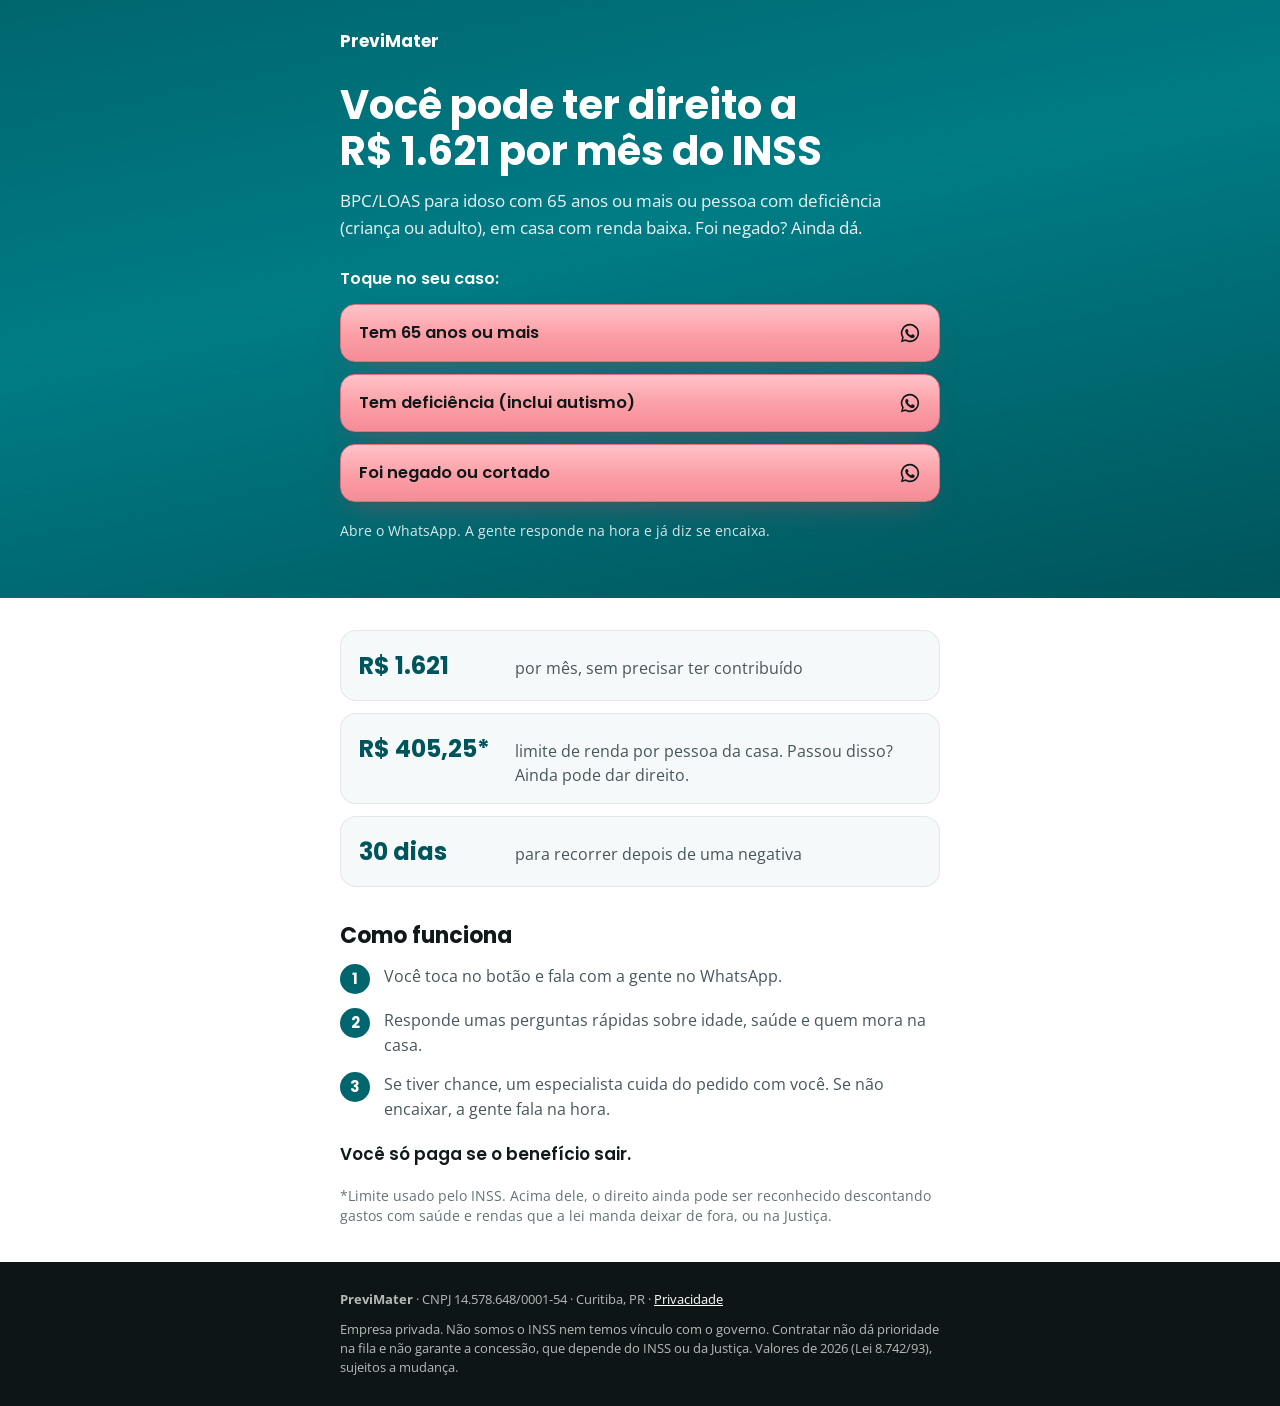
<file: bpc-loas.html>
<!doctype html>
<html lang="pt-BR">
<head>
<meta charset="utf-8">
<meta name="viewport" content="width=device-width,initial-scale=1,viewport-fit=cover">
<title>BPC/LOAS: veja se tem direito a R$ 1.621 por mês | PreviMater</title>
<meta name="description" content="Idoso com 65 anos ou mais ou pessoa com deficiência, em casa de renda baixa, pode ter direito ao BPC/LOAS. Foi negado? Ainda dá. Fale com a gente no WhatsApp.">
<link rel="canonical" href="https://previmater.com.br/bpc-loas">
<meta property="og:type" content="website">
<meta property="og:title" content="BPC/LOAS: veja se tem direito a R$ 1.621 por mês">
<meta property="og:description" content="Idoso 65+ ou pessoa com deficiência. Foi negado? Ainda dá. Fale no WhatsApp.">
<meta property="og:url" content="https://previmater.com.br/bpc-loas">
<link rel="icon" href="/favicon-32.png">
<link rel="preconnect" href="https://fonts.googleapis.com">
<link rel="preconnect" href="https://fonts.gstatic.com" crossorigin>
<link rel="stylesheet" href="https://fonts.googleapis.com/css2?family=Poppins:wght@600;700&family=Open+Sans:wght@400;600&display=swap">
<style>
:root{
  --teal:#00666E;--teal-dark:#00545B;--ink:#101819;--body:#47565A;--muted:#647275;
  --card:#F6F9F9;--white:#fff;
  --grad:linear-gradient(168deg,#00666E 0%,#007C85 42%,#00545B 100%);
  --cta:linear-gradient(#FEC3C8 0%,#FC9FA7 52%,#F58C97 100%);
  --cta-border:#E4707E;
  --cta-shadow:rgba(142,36,55,.16) 0 1px 2px,rgba(196,72,90,.5) 0 14px 30px -14px;
  --head:"Poppins","Segoe UI",Roboto,Arial,sans-serif;
  --text:"Open Sans","Segoe UI",Roboto,Arial,sans-serif;
}
*,*::before,*::after{box-sizing:border-box}
html{-webkit-text-size-adjust:100%}
body{margin:0;background:var(--white);color:var(--body);font:17px/1.55 var(--text);padding-bottom:88px}
h1,h2{font-family:var(--head);color:var(--ink);line-height:1.15;margin:0}
p{margin:0}
a{color:inherit}
:focus-visible{outline:3px solid var(--teal);outline-offset:3px}
.wrap{max-width:560px;margin:0 auto;padding:0 20px}

/* topo */
.hero{background:var(--grad);color:rgba(255,255,255,.92);padding:20px 0 40px}
.hero :focus-visible{outline-color:#fff}
.marca{font-family:var(--head);font-weight:700;font-size:17px;color:#fff;text-decoration:none;display:inline-block;margin-bottom:28px}
.hero h1{color:#fff;font-size:30px;margin-bottom:14px}
.hero h1 b{white-space:nowrap}
.hero .sub{font-size:17px;margin-bottom:26px}

/* botões */
.q{font-family:var(--head);font-weight:600;font-size:16px;color:#fff;margin-bottom:12px}
.btns{display:grid;gap:12px}
.btn{display:flex;align-items:center;justify-content:space-between;gap:12px;width:100%;
  background:var(--cta);border:1px solid var(--cta-border);border-radius:15px;box-shadow:var(--cta-shadow);
  color:var(--ink);text-decoration:none;font-family:var(--head);font-weight:600;font-size:16.5px;line-height:1.3;
  padding:17px 18px;transition:transform .15s ease}
.btn:hover{transform:translateY(-1px)}
.btn svg{width:22px;height:22px;flex:none}
.aviso{font-size:14px;color:rgba(255,255,255,.85);margin-top:18px}

/* números */
.nums{display:grid;gap:12px;padding:32px 0}
.num{background:var(--card);border:1px solid rgba(16,24,25,.08);border-radius:16px;padding:16px 18px;display:flex;gap:16px;align-items:baseline}
.num strong{font-family:var(--head);font-weight:700;font-size:24px;color:var(--teal-dark);white-space:nowrap;min-width:140px}
.num span{font-size:15.5px}

/* como funciona */
.como{padding:4px 0 36px}
.como h2{font-size:22px;margin-bottom:16px}
.passos{list-style:none;margin:0;padding:0;display:grid;gap:14px;counter-reset:p}
.passos li{counter-increment:p;display:flex;gap:14px;align-items:flex-start;font-size:16px}
.passos li::before{content:counter(p);flex:none;width:30px;height:30px;border-radius:50%;background:var(--teal);color:#fff;
  font:700 15px/30px var(--head);text-align:center}
.nota{margin-top:18px;font-size:13.5px;color:var(--muted);line-height:1.5}
.paga{margin-top:20px;font-family:var(--head);font-weight:600;color:var(--ink);font-size:17px}

/* rodapé */
.foot{background:#0D1516;color:rgba(255,255,255,.7);font-size:12.5px;line-height:1.55;padding:28px 0}
.foot p+p{margin-top:10px}
.foot a{color:#fff}

/* botão fixo no celular */
.fixo{position:fixed;left:0;right:0;bottom:0;padding:12px 16px calc(12px + env(safe-area-inset-bottom,0px));
  background:rgba(255,255,255,.96);border-top:1px solid rgba(16,24,25,.08);backdrop-filter:blur(6px);-webkit-backdrop-filter:blur(6px);z-index:10}
.fixo .btn{max-width:560px;margin:0 auto;justify-content:center}
.fixo{transform:translateY(110%);transition:transform .2s ease}
.fixo.on{transform:none}

@media (max-width:440px){.num{flex-direction:column;gap:2px}.num strong{min-width:0}}
@media (min-width:720px){
  body{padding-bottom:0}
  .fixo{display:none}
  .hero{padding:28px 0 56px}
  .hero h1{font-size:40px}
  .wrap{max-width:640px}
}
@media (prefers-reduced-motion:reduce){.btn{transition:none}}
</style>
<!-- Google Tag Manager -->
<script>(function(w,d,s,l,i){w[l]=w[l]||[];w[l].push({'gtm.start':
new Date().getTime(),event:'gtm.js'});var f=d.getElementsByTagName(s)[0],
j=d.createElement(s),dl=l!='dataLayer'?'&l='+l:'';j.async=true;j.src=
'https://www.googletagmanager.com/gtm.js?id='+i+dl;f.parentNode.insertBefore(j,f);
})(window,document,'script','dataLayer','GTM-W27ZXLDJ');</script>
<!-- End Google Tag Manager -->
</head>
<body>
<!-- Google Tag Manager (noscript) -->
<noscript><iframe src="https://www.googletagmanager.com/ns.html?id=GTM-W27ZXLDJ"
height="0" width="0" style="display:none;visibility:hidden"></iframe></noscript>
<!-- End Google Tag Manager (noscript) -->

<header class="hero">
  <div class="wrap">
    <a class="marca" href="/">PreviMater</a>
    <h1>Você pode ter direito a <b>R$ 1.621</b> por mês do INSS</h1>
    <p class="sub">BPC/LOAS para idoso com 65 anos ou mais ou pessoa com deficiência (criança ou adulto), em casa com renda baixa. Foi negado? Ainda dá.</p>

    <p class="q" id="q">Toque no seu caso:</p>
    <div class="btns" role="group" aria-labelledby="q">
      <a class="btn" data-caso="I" href="#">Tem 65 anos ou mais <svg viewBox="0 0 24 24" aria-hidden="true"><use href="#zap"/></svg></a>
      <a class="btn" data-caso="D" href="#">Tem deficiência (inclui autismo) <svg viewBox="0 0 24 24" aria-hidden="true"><use href="#zap"/></svg></a>
      <a class="btn" data-caso="N" href="#">Foi negado ou cortado <svg viewBox="0 0 24 24" aria-hidden="true"><use href="#zap"/></svg></a>
    </div>
    <p class="aviso">Abre o WhatsApp. A gente responde na hora e já diz se encaixa.</p>
  </div>
</header>

<main class="wrap">
  <div class="nums">
    <div class="num"><strong>R$ 1.621</strong><span>por mês, sem precisar ter contribuído</span></div>
    <div class="num"><strong>R$ 405,25*</strong><span>limite de renda por pessoa da casa. Passou disso? Ainda pode dar direito.</span></div>
    <div class="num"><strong>30 dias</strong><span>para recorrer depois de uma negativa</span></div>
  </div>

  <section class="como" aria-labelledby="h-como">
    <h2 id="h-como">Como funciona</h2>
    <ol class="passos">
      <li>Você toca no botão e fala com a gente no WhatsApp.</li>
      <li>Responde umas perguntas rápidas sobre idade, saúde e quem mora na casa.</li>
      <li>Se tiver chance, um especialista cuida do pedido com você. Se não encaixar, a gente fala na hora.</li>
    </ol>
    <p class="paga">Você só paga se o benefício sair.</p>
    <p class="nota">*Limite usado pelo INSS. Acima dele, o direito ainda pode ser reconhecido descontando gastos com saúde e rendas que a lei manda deixar de fora, ou na Justiça.</p>
  </section>
</main>

<footer class="foot">
  <div class="wrap">
    <p><strong>PreviMater</strong> · CNPJ 14.578.648/0001-54 · Curitiba, PR · <a href="/privacidade">Privacidade</a></p>
    <p>Empresa privada. Não somos o INSS nem temos vínculo com o governo. Contratar não dá prioridade na fila e não garante a concessão, que depende do INSS ou da Justiça. Valores de 2026 (Lei 8.742/93), sujeitos a mudança.</p>
  </div>
</footer>

<div class="fixo"><a class="btn" data-caso="G" href="#">Ver se tenho direito no WhatsApp</a></div>

<svg width="0" height="0" style="position:absolute" aria-hidden="true">
  <symbol id="zap" viewBox="0 0 24 24"><path fill="currentColor" d="M12 2a10 10 0 0 0-8.6 15.1L2 22l5-1.3A10 10 0 1 0 12 2Zm0 18.2c-1.5 0-3-.4-4.3-1.2l-.3-.2-3 .8.8-2.9-.2-.3A8.2 8.2 0 1 1 12 20.2Zm4.5-6.1c-.2-.1-1.5-.7-1.7-.8-.2-.1-.4-.1-.6.1l-.8 1c-.1.2-.3.2-.5.1a6.7 6.7 0 0 1-3.3-2.9c-.3-.4.2-.4.7-1.3.1-.2 0-.3 0-.4l-.8-1.8c-.2-.5-.4-.4-.6-.4h-.5c-.2 0-.5.1-.7.3-.2.3-.9.9-.9 2.2s.9 2.5 1 2.7c.1.2 1.8 2.8 4.4 3.9 1.6.7 2.3.8 3.1.6.5-.1 1.5-.6 1.7-1.2.2-.6.2-1.1.2-1.2-.1-.1-.3-.2-.5-.3Z"/></symbol>
</svg>

<script>
/* Mensagem que cada botão manda no WhatsApp.
   Todas falam "BPC/LOAS" de propósito: é essa palavra que faz o
   webhook-whatsapp criar o card no quadro do BPC e a Samara usar o
   roteiro do BPC (RE_TEXTO_BPC). Sem ela a lead cai na esteira da
   maternidade. Sem campos para preencher: as perguntas são da Samara,
   e mensagem com "___" faz gente desistir antes de enviar.
   O lp-atribuicao.js acrescenta o "Cód. XXXXXX" no clique. */
var WHATSAPP = '5541999008221';
var MSG = {
  I: 'Olá! Quero saber se meu familiar com 65 anos ou mais tem direito ao BPC/LOAS.',
  D: 'Olá! Quero saber se uma pessoa com deficiência aqui de casa tem direito ao BPC/LOAS.',
  N: 'Olá! O BPC/LOAS foi negado (ou cortado). Quero saber se ainda dá.',
  G: 'Olá! Quero saber se tenho direito ao BPC/LOAS.'
};
document.querySelectorAll('a[data-caso]').forEach(function (a) {
  a.href = 'https://wa.me/' + WHATSAPP + '?text=' + encodeURIComponent(MSG[a.dataset.caso]);
  a.target = '_blank';
  a.rel = 'noopener';
});
/* Botão fixo só aparece depois que os botões do topo saem da tela:
   com os dois visíveis ao mesmo tempo, é botão demais. */
var fixo = document.querySelector('.fixo');
if ('IntersectionObserver' in window) {
  new IntersectionObserver(function (e) { fixo.classList.toggle('on', !e[0].isIntersecting); })
    .observe(document.querySelector('.btns'));
} else { fixo.classList.add('on'); }
</script>
<!-- Atribuição Google → CRM (mesmo script da página principal): liga o
     clique ao card pelo código no fim da mensagem. -->
<script src="/lp-atribuicao.js"></script>
</body>
</html>
</file>
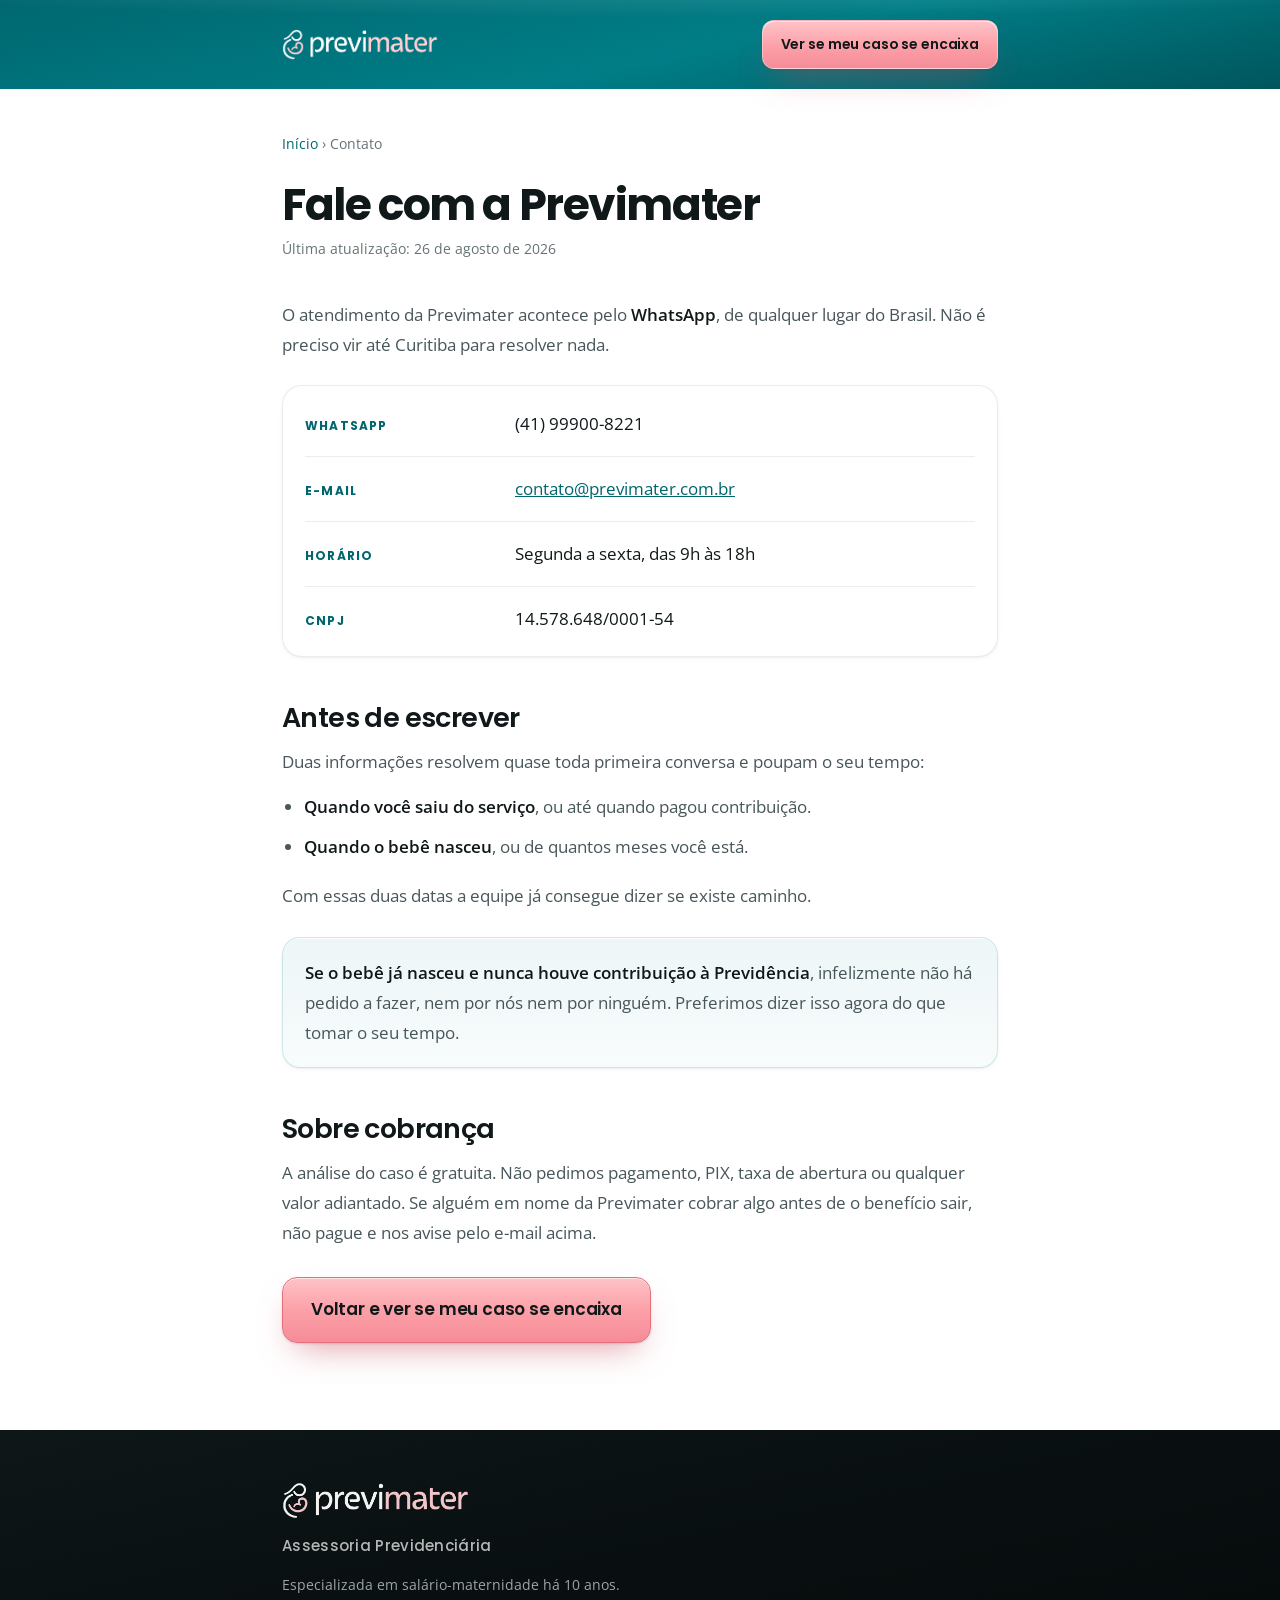
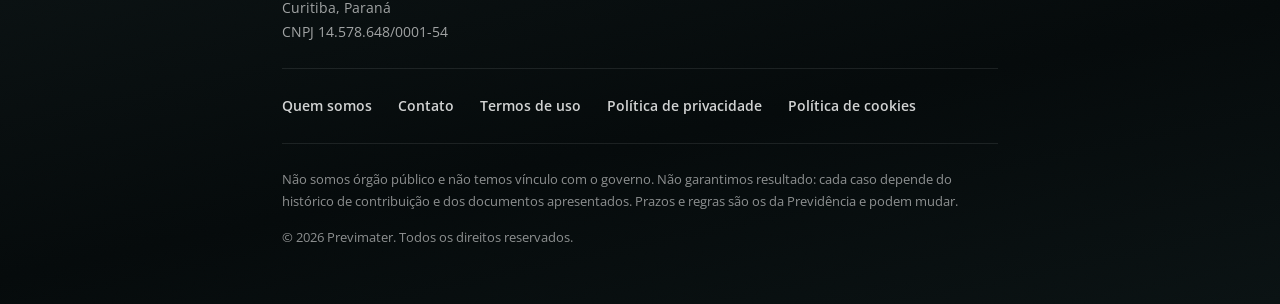
<file: contato.html>
<!doctype html>
<html lang="pt-BR">
<head>
<meta charset="utf-8">
<meta name="viewport" content="width=device-width, initial-scale=1">
<title>Contato | Previmater</title>
<meta name="description" content="WhatsApp, e-mail e endereço da Previmater em Curitiba. Atendimento para todo o Brasil, de segunda a sexta das 9h às 18h.">
<meta name="robots" content="index, follow">
<meta name="theme-color" content="#007C85">
<link rel="canonical" href="https://previmater.com.br/contato">
<meta property="og:type" content="website">
<meta property="og:locale" content="pt_BR">
<meta property="og:site_name" content="Previmater">
<meta property="og:url" content="https://previmater.com.br/contato">
<meta property="og:title" content="Contato | Previmater">
<meta property="og:description" content="WhatsApp, e-mail e endereço da Previmater em Curitiba. Atendimento para todo o Brasil, de segunda a sexta das 9h às 18h.">
<link rel="preconnect" href="https://fonts.googleapis.com">
<link rel="preconnect" href="https://fonts.gstatic.com" crossorigin>
<link href="https://fonts.googleapis.com/css2?family=Poppins:wght@600;700;800&family=Open+Sans:wght@400;600;700&display=swap" rel="stylesheet">
<link rel="stylesheet" href="/estilo.css">
<link rel="icon" href="/favicon-32.png" sizes="32x32" type="image/png">
<link rel="icon" href="/favicon.png" sizes="512x512" type="image/png">
<link rel="apple-touch-icon" href="/apple-touch-icon.png">
<script type="application/ld+json">
{"@context":"https://schema.org","@type":"ContactPage",
 "name":"Contato","url":"https://previmater.com.br/contato","inLanguage":"pt-BR",
 "isPartOf":{"@type":"WebSite","url":"https://previmater.com.br/","name":"Previmater"},
 "publisher":{"@id":"https://previmater.com.br/#organizacao"},
 "breadcrumb":{"@type":"BreadcrumbList","itemListElement":[
   {"@type":"ListItem","position":1,"name":"Início","item":"https://previmater.com.br/"},
   {"@type":"ListItem","position":2,"name":"Contato","item":"https://previmater.com.br/contato"}]}}
</script>
<meta property="og:image" content="https://previmater.com.br/imagens/og.jpg">
<meta name="twitter:card" content="summary_large_image">
<meta name="twitter:image" content="https://previmater.com.br/imagens/og.jpg">
<!-- Google Tag Manager -->
<script>(function(w,d,s,l,i){w[l]=w[l]||[];w[l].push({'gtm.start':
new Date().getTime(),event:'gtm.js'});var f=d.getElementsByTagName(s)[0],
j=d.createElement(s),dl=l!='dataLayer'?'&l='+l:'';j.async=true;j.src=
'https://www.googletagmanager.com/gtm.js?id='+i+dl;f.parentNode.insertBefore(j,f);
})(window,document,'script','dataLayer','GTM-W27ZXLDJ');</script>
<!-- End Google Tag Manager -->
</head>
<!-- Google Tag Manager (noscript) -->
<noscript><iframe src="https://www.googletagmanager.com/ns.html?id=GTM-W27ZXLDJ"
height="0" width="0" style="display:none;visibility:hidden"></iframe></noscript>
<!-- End Google Tag Manager (noscript) -->
<body>

<header class="topo">
  <div class="wrap">
    <a class="marca" href="/"><img src="/imagens/logo-branco.png" alt="Previmater" width="151" height="30"></a>
    <a class="voltar" href="/">Ver se meu caso se encaixa</a>
  </div>
</header>

<main>
  <div class="wrap">
    <p class="trilha"><a href="/">Início</a> › Contato</p>
    <h1>Fale com a Previmater</h1>
    <p class="data">Última atualização: 26 de agosto de 2026</p>

    <p>O atendimento da Previmater acontece pelo <strong>WhatsApp</strong>, de qualquer lugar do Brasil. Não é preciso vir até Curitiba para resolver nada.</p>

    <div class="ficha">
      <dl>
        <div><dt>WhatsApp</dt><dd>(41) 99900-8221</dd></div>
        <div><dt>E-mail</dt><dd><a href="mailto:contato@previmater.com.br">contato@previmater.com.br</a></dd></div>
        <div><dt>Horário</dt><dd>Segunda a sexta, das 9h às 18h</dd></div>
        <div><dt>CNPJ</dt><dd>14.578.648/0001-54</dd></div>
      </dl>
    </div>

    <h2>Antes de escrever</h2>
    <p>Duas informações resolvem quase toda primeira conversa e poupam o seu tempo:</p>
    <ul>
      <li><strong>Quando você saiu do serviço</strong>, ou até quando pagou contribuição.</li>
      <li><strong>Quando o bebê nasceu</strong>, ou de quantos meses você está.</li>
    </ul>
    <p>Com essas duas datas a equipe já consegue dizer se existe caminho.</p>

    <div class="destaque">
      <p><strong>Se o bebê já nasceu e nunca houve contribuição à Previdência</strong>, infelizmente não há pedido a fazer, nem por nós nem por ninguém. Preferimos dizer isso agora do que tomar o seu tempo.</p>
    </div>

    <h2>Sobre cobrança</h2>
    <p>A análise do caso é gratuita. Não pedimos pagamento, PIX, taxa de abertura ou qualquer valor adiantado. Se alguém em nome da Previmater cobrar algo antes de o benefício sair, não pague e nos avise pelo e-mail acima.</p>

    <p style="margin-top:30px"><a class="btn" href="/">Voltar e ver se meu caso se encaixa</a></p>

  </div>
</main>

<footer>
  <div class="wrap">
    <img class="rod-logo" src="/imagens/logo-branco.png" alt="Previmater" width="186" height="37" loading="lazy" decoding="async">
    <p class="rod-marca">Assessoria Previdenciária</p>
    <p>Especializada em salário-maternidade há 10 anos.<br>
       Curitiba, Paraná<br>
       CNPJ 14.578.648/0001-54</p>
    <nav class="rod-links" aria-label="Páginas institucionais">
      <a href="/sobre">Quem somos</a>
      <a href="/contato">Contato</a>
      <a href="/termos">Termos de uso</a>
      <a href="/privacidade">Política de privacidade</a>
      <a href="/cookies">Política de cookies</a>
    </nav>
    <p class="rod-aviso">Não somos órgão público e não temos vínculo com o governo. Não garantimos resultado: cada caso depende do histórico de contribuição e dos documentos apresentados. Prazos e regras são os da Previdência e podem mudar.</p>
    <p class="rod-copy">© 2026 Previmater. Todos os direitos reservados.</p>
  </div>
</footer>
</body>
</html>
</file>
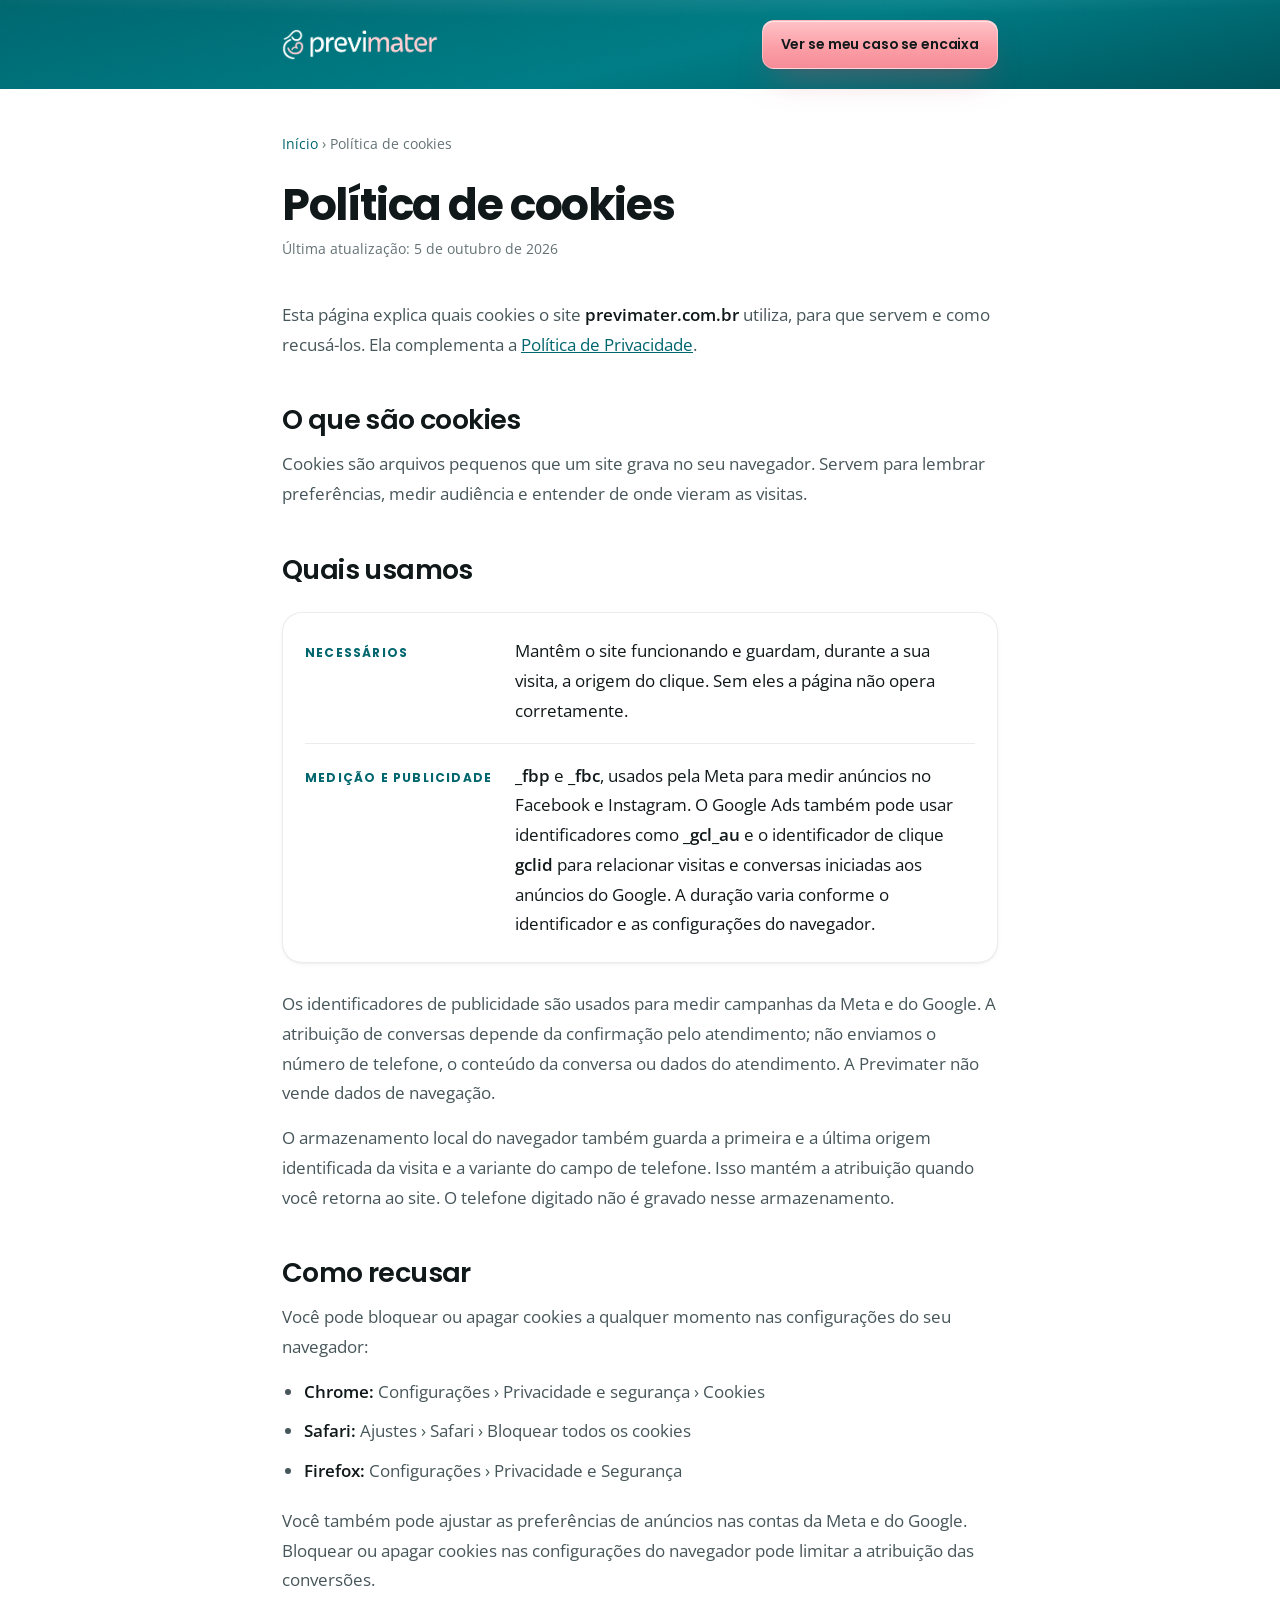
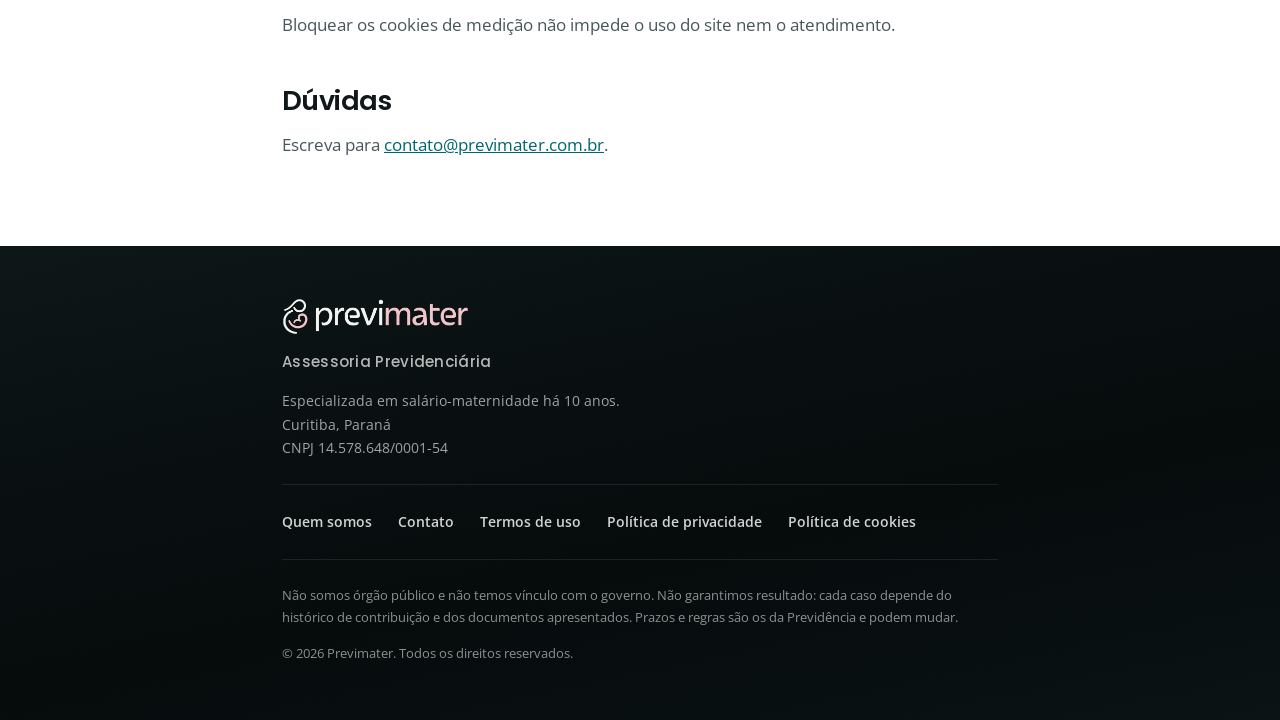
<file: cookies.html>
<!doctype html>
<html lang="pt-BR">
<head>
<meta charset="utf-8">
<meta name="viewport" content="width=device-width, initial-scale=1">
<title>Política de cookies | Previmater</title>
<meta name="description" content="Quais cookies o site da Previmater utiliza, para que servem e como recusá-los no seu navegador.">
<meta name="robots" content="index, follow">
<meta name="theme-color" content="#007C85">
<link rel="canonical" href="https://previmater.com.br/cookies">
<meta property="og:type" content="website">
<meta property="og:locale" content="pt_BR">
<meta property="og:site_name" content="Previmater">
<meta property="og:url" content="https://previmater.com.br/cookies">
<meta property="og:title" content="Política de cookies | Previmater">
<meta property="og:description" content="Quais cookies o site da Previmater utiliza, para que servem e como recusá-los no seu navegador.">
<link rel="preconnect" href="https://fonts.googleapis.com">
<link rel="preconnect" href="https://fonts.gstatic.com" crossorigin>
<link href="https://fonts.googleapis.com/css2?family=Poppins:wght@600;700;800&family=Open+Sans:wght@400;600;700&display=swap" rel="stylesheet">
<link rel="stylesheet" href="/estilo.css">
<link rel="icon" href="/favicon-32.png" sizes="32x32" type="image/png">
<link rel="icon" href="/favicon.png" sizes="512x512" type="image/png">
<link rel="apple-touch-icon" href="/apple-touch-icon.png">
<script type="application/ld+json">
{"@context":"https://schema.org","@type":"WebPage",
 "name":"Política de cookies","url":"https://previmater.com.br/cookies","inLanguage":"pt-BR",
 "isPartOf":{"@type":"WebSite","url":"https://previmater.com.br/","name":"Previmater"},
 "publisher":{"@id":"https://previmater.com.br/#organizacao"},
 "breadcrumb":{"@type":"BreadcrumbList","itemListElement":[
   {"@type":"ListItem","position":1,"name":"Início","item":"https://previmater.com.br/"},
   {"@type":"ListItem","position":2,"name":"Política de cookies","item":"https://previmater.com.br/cookies"}]}}
</script>
<meta property="og:image" content="https://previmater.com.br/imagens/og.jpg">
<meta name="twitter:card" content="summary_large_image">
<meta name="twitter:image" content="https://previmater.com.br/imagens/og.jpg">
<!-- Google Tag Manager -->
<script>(function(w,d,s,l,i){w[l]=w[l]||[];w[l].push({'gtm.start':
new Date().getTime(),event:'gtm.js'});var f=d.getElementsByTagName(s)[0],
j=d.createElement(s),dl=l!='dataLayer'?'&l='+l:'';j.async=true;j.src=
'https://www.googletagmanager.com/gtm.js?id='+i+dl;f.parentNode.insertBefore(j,f);
})(window,document,'script','dataLayer','GTM-W27ZXLDJ');</script>
<!-- End Google Tag Manager -->
</head>
<!-- Google Tag Manager (noscript) -->
<noscript><iframe src="https://www.googletagmanager.com/ns.html?id=GTM-W27ZXLDJ"
height="0" width="0" style="display:none;visibility:hidden"></iframe></noscript>
<!-- End Google Tag Manager (noscript) -->
<body>

<header class="topo">
  <div class="wrap">
    <a class="marca" href="/"><img src="/imagens/logo-branco.png" alt="Previmater" width="151" height="30"></a>
    <a class="voltar" href="/">Ver se meu caso se encaixa</a>
  </div>
</header>

<main>
  <div class="wrap">
    <p class="trilha"><a href="/">Início</a> › Política de cookies</p>
    <h1>Política de cookies</h1>
    <p class="data">Última atualização: 5 de outubro de 2026</p>

    <p>Esta página explica quais cookies o site <strong>previmater.com.br</strong> utiliza, para que servem e como recusá-los. Ela complementa a <a href="/privacidade">Política de Privacidade</a>.</p>

    <h2>O que são cookies</h2>
    <p>Cookies são arquivos pequenos que um site grava no seu navegador. Servem para lembrar preferências, medir audiência e entender de onde vieram as visitas.</p>

    <h2>Quais usamos</h2>
    <div class="ficha">
      <dl>
        <div><dt>Necessários</dt><dd>Mantêm o site funcionando e guardam, durante a sua visita, a origem do clique. Sem eles a página não opera corretamente.</dd></div>
        <div><dt>Medição e publicidade</dt><dd><strong>_fbp</strong> e <strong>_fbc</strong>, usados pela Meta para medir anúncios no Facebook e Instagram. O Google Ads também pode usar identificadores como <strong>_gcl_au</strong> e o identificador de clique <strong>gclid</strong> para relacionar visitas e conversas iniciadas aos anúncios do Google. A duração varia conforme o identificador e as configurações do navegador.</dd></div>
      </dl>
    </div>

    <p>Os identificadores de publicidade são usados para medir campanhas da Meta e do Google. A atribuição de conversas depende da confirmação pelo atendimento; não enviamos o número de telefone, o conteúdo da conversa ou dados do atendimento. A Previmater não vende dados de navegação.</p>

    <p>O armazenamento local do navegador também guarda a primeira e a última origem identificada da visita e a variante do campo de telefone. Isso mantém a atribuição quando você retorna ao site. O telefone digitado não é gravado nesse armazenamento.</p>

    <h2>Como recusar</h2>
    <p>Você pode bloquear ou apagar cookies a qualquer momento nas configurações do seu navegador:</p>
    <ul>
      <li><strong>Chrome:</strong> Configurações › Privacidade e segurança › Cookies</li>
      <li><strong>Safari:</strong> Ajustes › Safari › Bloquear todos os cookies</li>
      <li><strong>Firefox:</strong> Configurações › Privacidade e Segurança</li>
    </ul>
    <p>Você também pode ajustar as preferências de anúncios nas contas da Meta e do Google. Bloquear ou apagar cookies nas configurações do navegador pode limitar a atribuição das conversões.</p>
    <p>Bloquear os cookies de medição não impede o uso do site nem o atendimento.</p>

    <h2>Dúvidas</h2>
    <p>Escreva para <a href="mailto:contato@previmater.com.br">contato@previmater.com.br</a>.</p>

  </div>
</main>

<footer>
  <div class="wrap">
    <img class="rod-logo" src="/imagens/logo-branco.png" alt="Previmater" width="186" height="37" loading="lazy" decoding="async">
    <p class="rod-marca">Assessoria Previdenciária</p>
    <p>Especializada em salário-maternidade há 10 anos.<br>
       Curitiba, Paraná<br>
       CNPJ 14.578.648/0001-54</p>
    <nav class="rod-links" aria-label="Páginas institucionais">
      <a href="/sobre">Quem somos</a>
      <a href="/contato">Contato</a>
      <a href="/termos">Termos de uso</a>
      <a href="/privacidade">Política de privacidade</a>
      <a href="/cookies">Política de cookies</a>
    </nav>
    <p class="rod-aviso">Não somos órgão público e não temos vínculo com o governo. Não garantimos resultado: cada caso depende do histórico de contribuição e dos documentos apresentados. Prazos e regras são os da Previdência e podem mudar.</p>
    <p class="rod-copy">© 2026 Previmater. Todos os direitos reservados.</p>
  </div>
</footer>
</body>
</html>
</file>
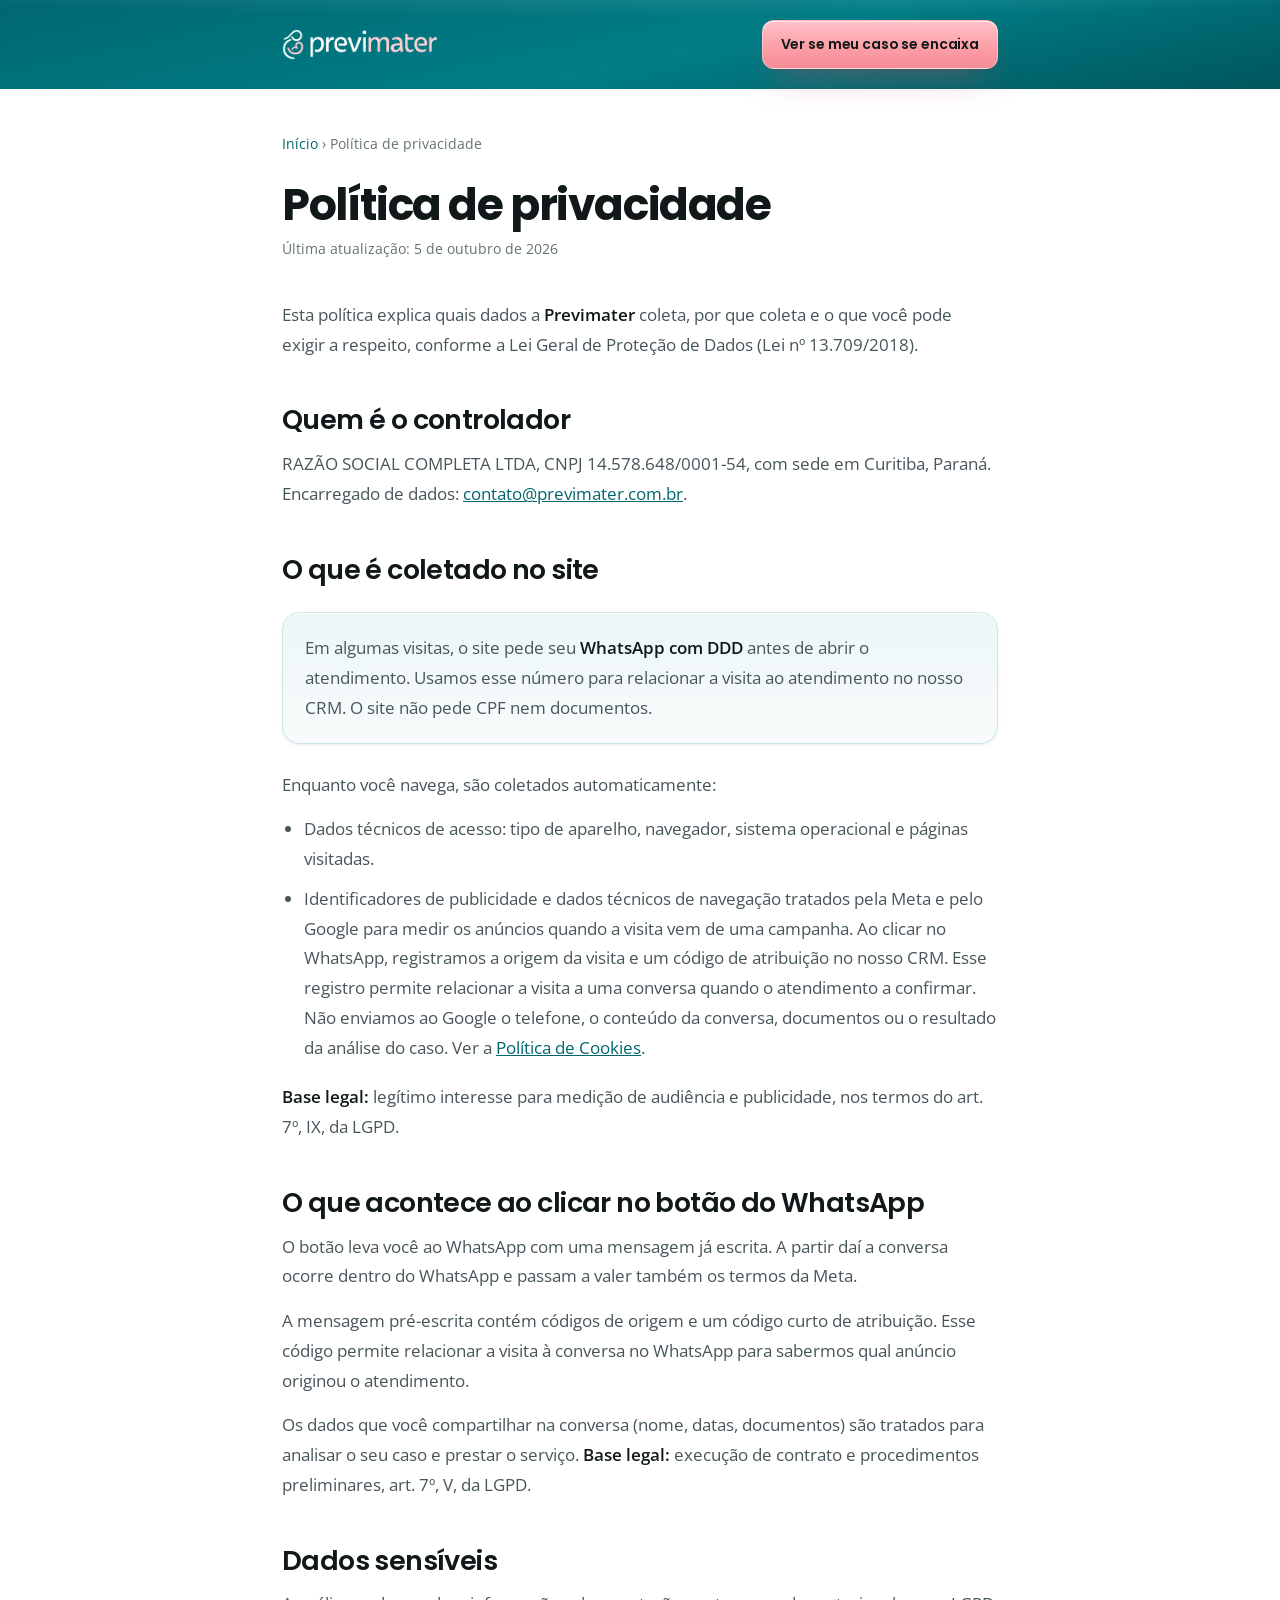
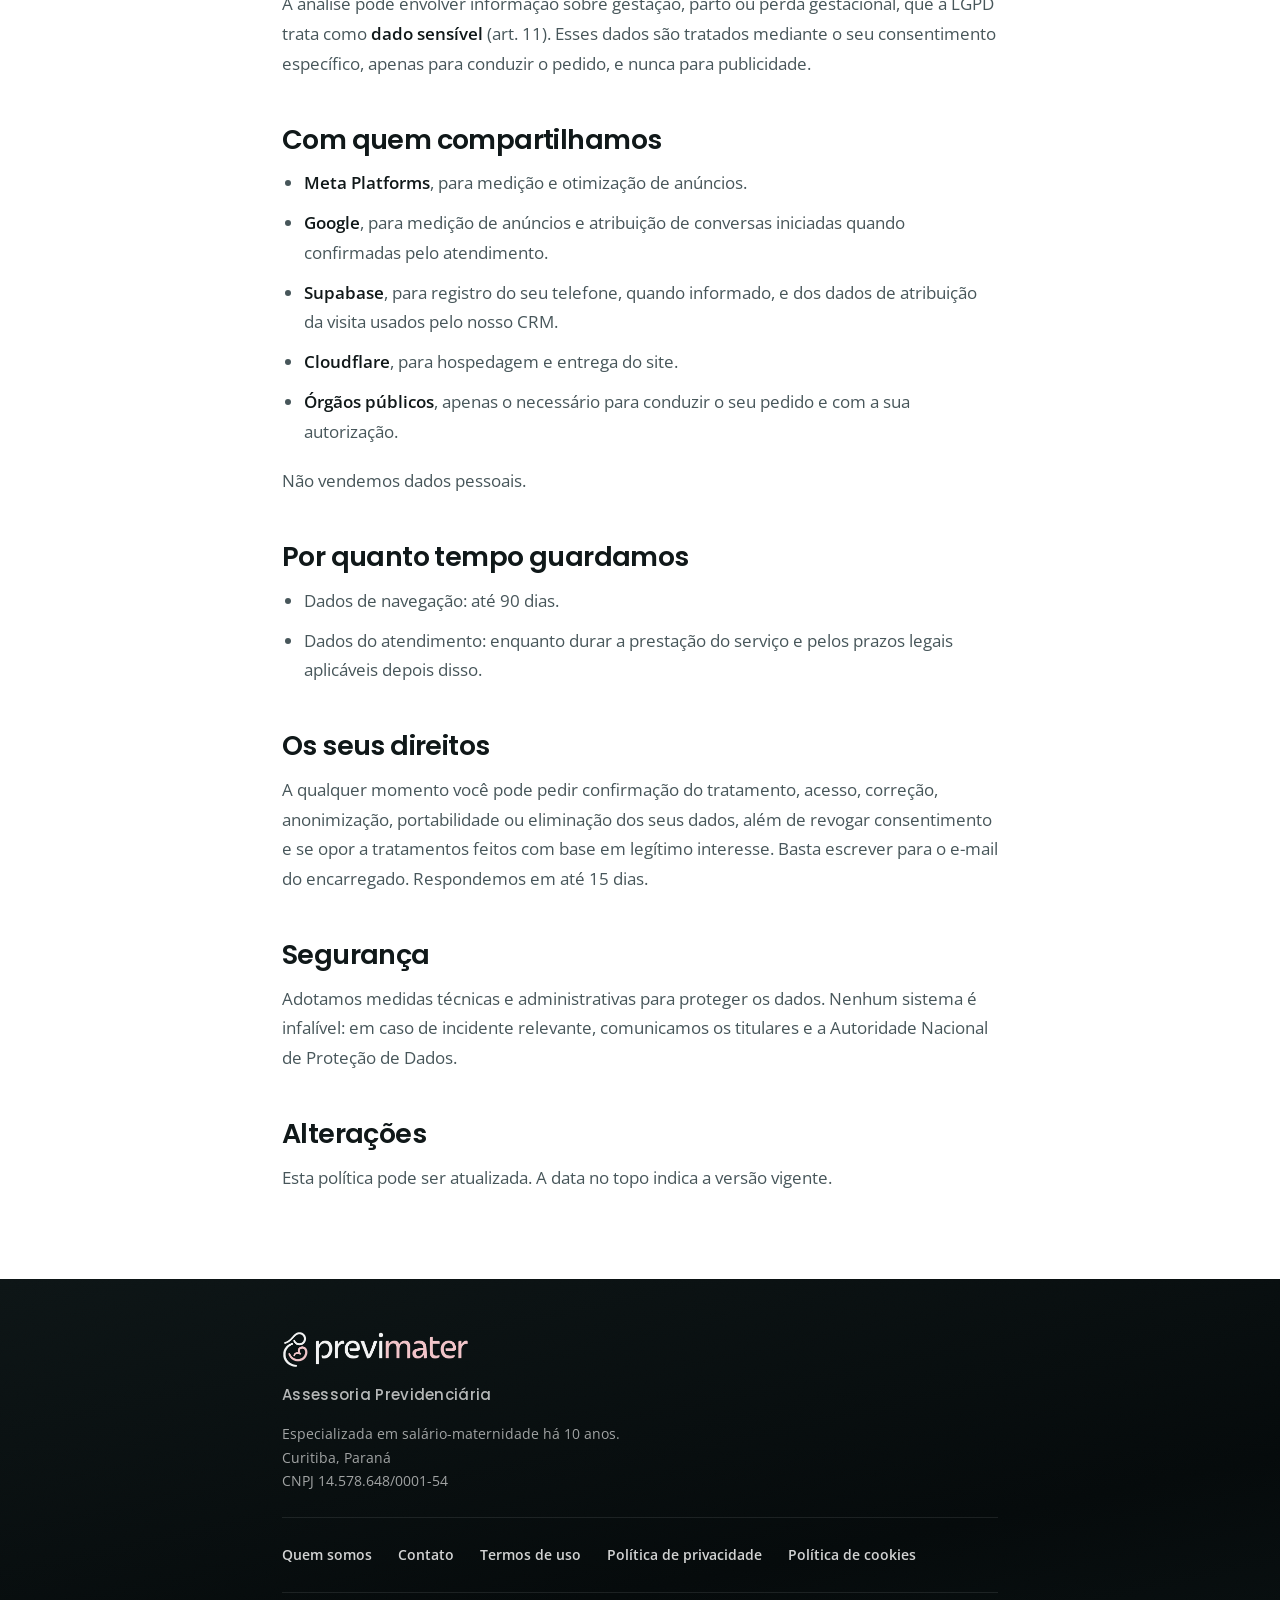
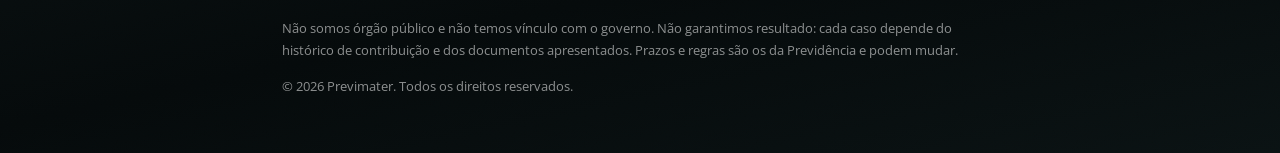
<file: privacidade.html>
<!doctype html>
<html lang="pt-BR">
<head>
<meta charset="utf-8">
<meta name="viewport" content="width=device-width, initial-scale=1">
<title>Política de privacidade | Previmater</title>
<meta name="description" content="Como a Previmater trata dados pessoais conforme a LGPD: o que é coletado, com quem é compartilhado e como exercer os seus direitos.">
<meta name="robots" content="index, follow">
<meta name="theme-color" content="#007C85">
<link rel="canonical" href="https://previmater.com.br/privacidade">
<meta property="og:type" content="website">
<meta property="og:locale" content="pt_BR">
<meta property="og:site_name" content="Previmater">
<meta property="og:url" content="https://previmater.com.br/privacidade">
<meta property="og:title" content="Política de privacidade | Previmater">
<meta property="og:description" content="Como a Previmater trata dados pessoais conforme a LGPD: o que é coletado, com quem é compartilhado e como exercer os seus direitos.">
<link rel="preconnect" href="https://fonts.googleapis.com">
<link rel="preconnect" href="https://fonts.gstatic.com" crossorigin>
<link href="https://fonts.googleapis.com/css2?family=Poppins:wght@600;700;800&family=Open+Sans:wght@400;600;700&display=swap" rel="stylesheet">
<link rel="stylesheet" href="/estilo.css">
<link rel="icon" href="/favicon-32.png" sizes="32x32" type="image/png">
<link rel="icon" href="/favicon.png" sizes="512x512" type="image/png">
<link rel="apple-touch-icon" href="/apple-touch-icon.png">
<script type="application/ld+json">
{"@context":"https://schema.org","@type":"WebPage",
 "name":"Política de privacidade","url":"https://previmater.com.br/privacidade","inLanguage":"pt-BR",
 "isPartOf":{"@type":"WebSite","url":"https://previmater.com.br/","name":"Previmater"},
 "publisher":{"@id":"https://previmater.com.br/#organizacao"},
 "breadcrumb":{"@type":"BreadcrumbList","itemListElement":[
   {"@type":"ListItem","position":1,"name":"Início","item":"https://previmater.com.br/"},
   {"@type":"ListItem","position":2,"name":"Política de privacidade","item":"https://previmater.com.br/privacidade"}]}}
</script>
<meta property="og:image" content="https://previmater.com.br/imagens/og.jpg">
<meta name="twitter:card" content="summary_large_image">
<meta name="twitter:image" content="https://previmater.com.br/imagens/og.jpg">
<!-- Google Tag Manager -->
<script>(function(w,d,s,l,i){w[l]=w[l]||[];w[l].push({'gtm.start':
new Date().getTime(),event:'gtm.js'});var f=d.getElementsByTagName(s)[0],
j=d.createElement(s),dl=l!='dataLayer'?'&l='+l:'';j.async=true;j.src=
'https://www.googletagmanager.com/gtm.js?id='+i+dl;f.parentNode.insertBefore(j,f);
})(window,document,'script','dataLayer','GTM-W27ZXLDJ');</script>
<!-- End Google Tag Manager -->
</head>
<!-- Google Tag Manager (noscript) -->
<noscript><iframe src="https://www.googletagmanager.com/ns.html?id=GTM-W27ZXLDJ"
height="0" width="0" style="display:none;visibility:hidden"></iframe></noscript>
<!-- End Google Tag Manager (noscript) -->
<body>

<header class="topo">
  <div class="wrap">
    <a class="marca" href="/"><img src="/imagens/logo-branco.png" alt="Previmater" width="151" height="30"></a>
    <a class="voltar" href="/">Ver se meu caso se encaixa</a>
  </div>
</header>

<main>
  <div class="wrap">
    <p class="trilha"><a href="/">Início</a> › Política de privacidade</p>
    <h1>Política de privacidade</h1>
    <p class="data">Última atualização: 5 de outubro de 2026</p>

    <p>Esta política explica quais dados a <strong>Previmater</strong> coleta, por que coleta e o que você pode exigir a respeito, conforme a Lei Geral de Proteção de Dados (Lei nº 13.709/2018).</p>

    <h2>Quem é o controlador</h2>
    <p>RAZÃO SOCIAL COMPLETA LTDA, CNPJ 14.578.648/0001-54, com sede em Curitiba, Paraná.<br>
    Encarregado de dados: <a href="mailto:contato@previmater.com.br">contato@previmater.com.br</a>.</p>

    <h2>O que é coletado no site</h2>
    <div class="destaque">
      <p>Em algumas visitas, o site pede seu <strong>WhatsApp com DDD</strong> antes de abrir o atendimento. Usamos esse número para relacionar a visita ao atendimento no nosso CRM. O site não pede CPF nem documentos.</p>
    </div>
    <p>Enquanto você navega, são coletados automaticamente:</p>
    <ul>
      <li>Dados técnicos de acesso: tipo de aparelho, navegador, sistema operacional e páginas visitadas.</li>
      <li>Identificadores de publicidade e dados técnicos de navegação tratados pela Meta e pelo Google para medir os anúncios quando a visita vem de uma campanha. Ao clicar no WhatsApp, registramos a origem da visita e um código de atribuição no nosso CRM. Esse registro permite relacionar a visita a uma conversa quando o atendimento a confirmar. Não enviamos ao Google o telefone, o conteúdo da conversa, documentos ou o resultado da análise do caso. Ver a <a href="/cookies">Política de Cookies</a>.</li>
    </ul>
    <p><strong>Base legal:</strong> legítimo interesse para medição de audiência e publicidade, nos termos do art. 7º, IX, da LGPD.</p>

    <h2>O que acontece ao clicar no botão do WhatsApp</h2>
    <p>O botão leva você ao WhatsApp com uma mensagem já escrita. A partir daí a conversa ocorre dentro do WhatsApp e passam a valer também os termos da Meta.</p>
    <p>A mensagem pré-escrita contém códigos de origem e um código curto de atribuição. Esse código permite relacionar a visita à conversa no WhatsApp para sabermos qual anúncio originou o atendimento.</p>
    <p>Os dados que você compartilhar na conversa (nome, datas, documentos) são tratados para analisar o seu caso e prestar o serviço. <strong>Base legal:</strong> execução de contrato e procedimentos preliminares, art. 7º, V, da LGPD.</p>

    <h2>Dados sensíveis</h2>
    <p>A análise pode envolver informação sobre gestação, parto ou perda gestacional, que a LGPD trata como <strong>dado sensível</strong> (art. 11). Esses dados são tratados mediante o seu consentimento específico, apenas para conduzir o pedido, e nunca para publicidade.</p>

    <h2>Com quem compartilhamos</h2>
    <ul>
      <li><strong>Meta Platforms</strong>, para medição e otimização de anúncios.</li>
      <li><strong>Google</strong>, para medição de anúncios e atribuição de conversas iniciadas quando confirmadas pelo atendimento.</li>
      <li><strong>Supabase</strong>, para registro do seu telefone, quando informado, e dos dados de atribuição da visita usados pelo nosso CRM.</li>
      <li><strong>Cloudflare</strong>, para hospedagem e entrega do site.</li>
      <li><strong>Órgãos públicos</strong>, apenas o necessário para conduzir o seu pedido e com a sua autorização.</li>
    </ul>
    <p>Não vendemos dados pessoais.</p>

    <h2>Por quanto tempo guardamos</h2>
    <ul>
      <li>Dados de navegação: até 90 dias.</li>
      <li>Dados do atendimento: enquanto durar a prestação do serviço e pelos prazos legais aplicáveis depois disso.</li>
    </ul>

    <h2>Os seus direitos</h2>
    <p>A qualquer momento você pode pedir confirmação do tratamento, acesso, correção, anonimização, portabilidade ou eliminação dos seus dados, além de revogar consentimento e se opor a tratamentos feitos com base em legítimo interesse. Basta escrever para o e-mail do encarregado. Respondemos em até 15 dias.</p>

    <h2>Segurança</h2>
    <p>Adotamos medidas técnicas e administrativas para proteger os dados. Nenhum sistema é infalível: em caso de incidente relevante, comunicamos os titulares e a Autoridade Nacional de Proteção de Dados.</p>

    <h2>Alterações</h2>
    <p>Esta política pode ser atualizada. A data no topo indica a versão vigente.</p>

  </div>
</main>

<footer>
  <div class="wrap">
    <img class="rod-logo" src="/imagens/logo-branco.png" alt="Previmater" width="186" height="37" loading="lazy" decoding="async">
    <p class="rod-marca">Assessoria Previdenciária</p>
    <p>Especializada em salário-maternidade há 10 anos.<br>
       Curitiba, Paraná<br>
       CNPJ 14.578.648/0001-54</p>
    <nav class="rod-links" aria-label="Páginas institucionais">
      <a href="/sobre">Quem somos</a>
      <a href="/contato">Contato</a>
      <a href="/termos">Termos de uso</a>
      <a href="/privacidade">Política de privacidade</a>
      <a href="/cookies">Política de cookies</a>
    </nav>
    <p class="rod-aviso">Não somos órgão público e não temos vínculo com o governo. Não garantimos resultado: cada caso depende do histórico de contribuição e dos documentos apresentados. Prazos e regras são os da Previdência e podem mudar.</p>
    <p class="rod-copy">© 2026 Previmater. Todos os direitos reservados.</p>
  </div>
</footer>
</body>
</html>
</file>
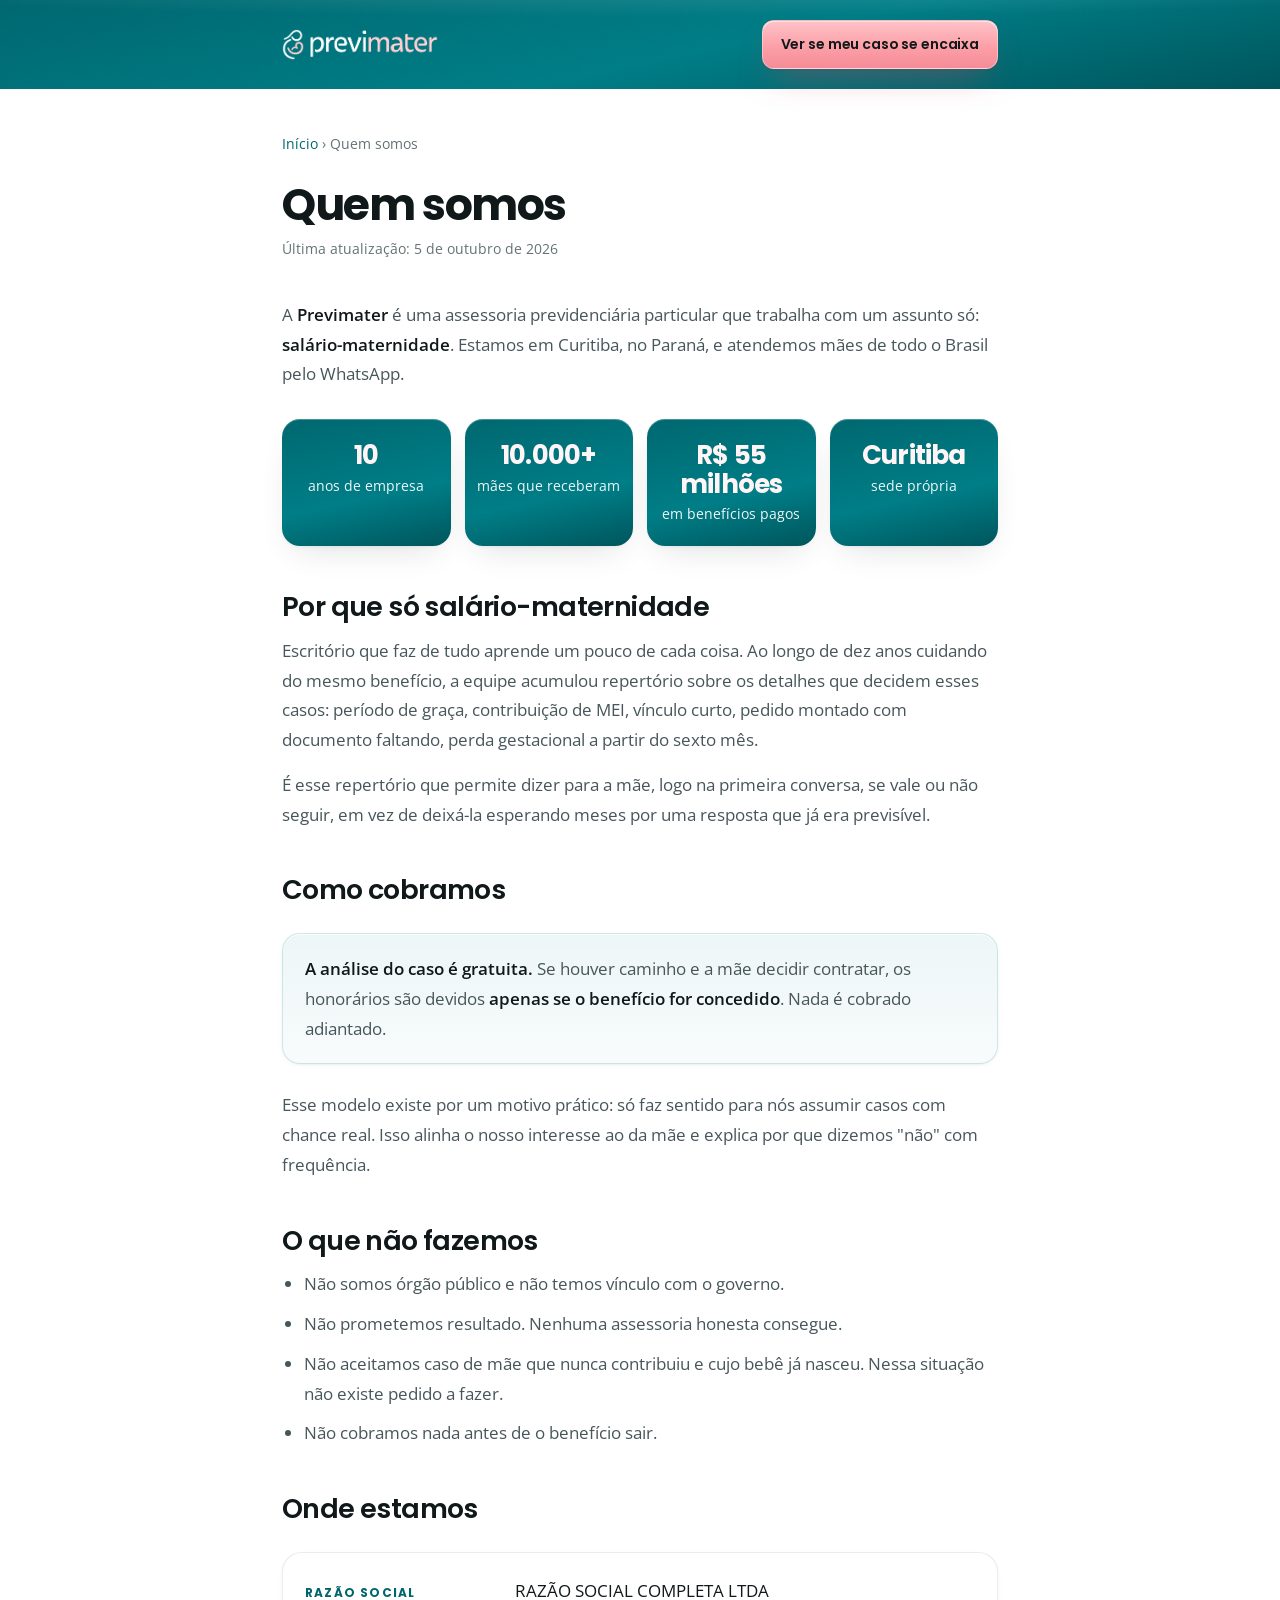
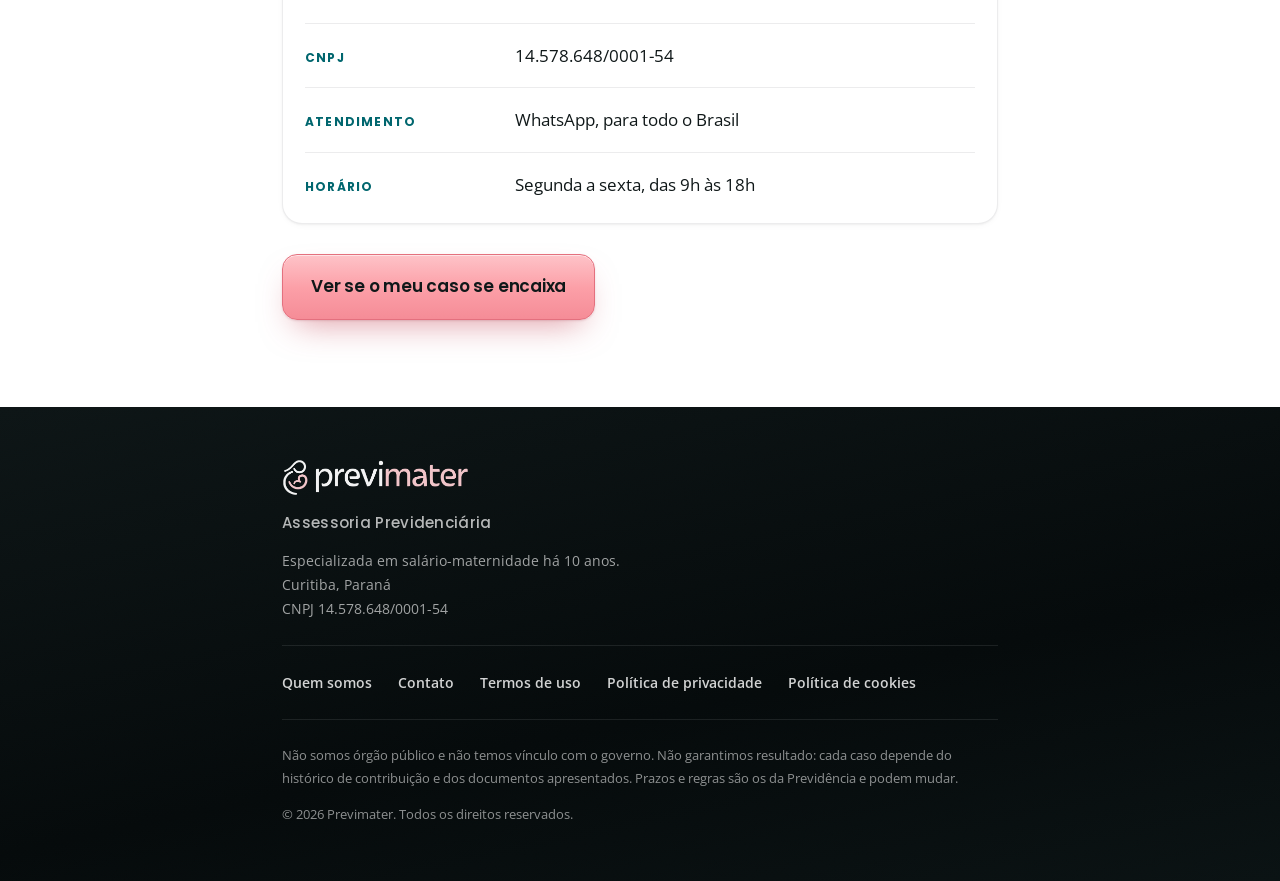
<file: sobre.html>
<!doctype html>
<html lang="pt-BR">
<head>
<meta charset="utf-8">
<meta name="viewport" content="width=device-width, initial-scale=1">
<title>Quem somos | Previmater</title>
<meta name="description" content="Assessoria previdenciária especializada em salário-maternidade há 10 anos, em Curitiba. Mais de 10.000 mães atendidas e R$ 55 milhões em benefícios.">
<meta name="robots" content="index, follow">
<meta name="theme-color" content="#007C85">
<link rel="canonical" href="https://previmater.com.br/sobre">
<meta property="og:type" content="website">
<meta property="og:locale" content="pt_BR">
<meta property="og:site_name" content="Previmater">
<meta property="og:url" content="https://previmater.com.br/sobre">
<meta property="og:title" content="Quem somos | Previmater">
<meta property="og:description" content="Assessoria previdenciária especializada em salário-maternidade há 10 anos, em Curitiba. Mais de 10.000 mães atendidas e R$ 55 milhões em benefícios.">
<link rel="preconnect" href="https://fonts.googleapis.com">
<link rel="preconnect" href="https://fonts.gstatic.com" crossorigin>
<link href="https://fonts.googleapis.com/css2?family=Poppins:wght@600;700;800&family=Open+Sans:wght@400;600;700&display=swap" rel="stylesheet">
<link rel="stylesheet" href="/estilo.css">
<link rel="icon" href="/favicon-32.png" sizes="32x32" type="image/png">
<link rel="icon" href="/favicon.png" sizes="512x512" type="image/png">
<link rel="apple-touch-icon" href="/apple-touch-icon.png">
<script type="application/ld+json">
{"@context":"https://schema.org","@type":"AboutPage",
 "name":"Quem somos","url":"https://previmater.com.br/sobre","inLanguage":"pt-BR",
 "isPartOf":{"@type":"WebSite","url":"https://previmater.com.br/","name":"Previmater"},
 "publisher":{"@id":"https://previmater.com.br/#organizacao"},
 "breadcrumb":{"@type":"BreadcrumbList","itemListElement":[
   {"@type":"ListItem","position":1,"name":"Início","item":"https://previmater.com.br/"},
   {"@type":"ListItem","position":2,"name":"Quem somos","item":"https://previmater.com.br/sobre"}]}}
</script>
<meta property="og:image" content="https://previmater.com.br/imagens/og.jpg">
<meta name="twitter:card" content="summary_large_image">
<meta name="twitter:image" content="https://previmater.com.br/imagens/og.jpg">
<!-- Google Tag Manager -->
<script>(function(w,d,s,l,i){w[l]=w[l]||[];w[l].push({'gtm.start':
new Date().getTime(),event:'gtm.js'});var f=d.getElementsByTagName(s)[0],
j=d.createElement(s),dl=l!='dataLayer'?'&l='+l:'';j.async=true;j.src=
'https://www.googletagmanager.com/gtm.js?id='+i+dl;f.parentNode.insertBefore(j,f);
})(window,document,'script','dataLayer','GTM-W27ZXLDJ');</script>
<!-- End Google Tag Manager -->
</head>
<!-- Google Tag Manager (noscript) -->
<noscript><iframe src="https://www.googletagmanager.com/ns.html?id=GTM-W27ZXLDJ"
height="0" width="0" style="display:none;visibility:hidden"></iframe></noscript>
<!-- End Google Tag Manager (noscript) -->
<body>

<header class="topo">
  <div class="wrap">
    <a class="marca" href="/"><img src="/imagens/logo-branco.png" alt="Previmater" width="151" height="30"></a>
    <a class="voltar" href="/">Ver se meu caso se encaixa</a>
  </div>
</header>

<main>
  <div class="wrap">
    <p class="trilha"><a href="/">Início</a> › Quem somos</p>
    <h1>Quem somos</h1>
    <p class="data">Última atualização: 5 de outubro de 2026</p>

    <p>A <strong>Previmater</strong> é uma assessoria previdenciária particular que trabalha com um assunto só: <strong>salário-maternidade</strong>. Estamos em Curitiba, no Paraná, e atendemos mães de todo o Brasil pelo WhatsApp.</p>

    <div class="numeros">
      <div class="num"><b>10</b><span>anos de empresa</span></div>
      <div class="num"><b>10.000+</b><span>mães que receberam</span></div>
      <div class="num"><b>R$ 55 milhões</b><span>em benefícios pagos</span></div>
      <div class="num"><b>Curitiba</b><span>sede própria</span></div>
    </div>

    <h2>Por que só salário-maternidade</h2>
    <p>Escritório que faz de tudo aprende um pouco de cada coisa. Ao longo de dez anos cuidando do mesmo benefício, a equipe acumulou repertório sobre os detalhes que decidem esses casos: período de graça, contribuição de MEI, vínculo curto, pedido montado com documento faltando, perda gestacional a partir do sexto mês.</p>
    <p>É esse repertório que permite dizer para a mãe, logo na primeira conversa, se vale ou não seguir, em vez de deixá-la esperando meses por uma resposta que já era previsível.</p>

    <h2>Como cobramos</h2>
    <div class="destaque">
      <p><strong>A análise do caso é gratuita.</strong> Se houver caminho e a mãe decidir contratar, os honorários são devidos <strong>apenas se o benefício for concedido</strong>. Nada é cobrado adiantado.</p>
    </div>
    <p>Esse modelo existe por um motivo prático: só faz sentido para nós assumir casos com chance real. Isso alinha o nosso interesse ao da mãe e explica por que dizemos "não" com frequência.</p>

    <h2>O que não fazemos</h2>
    <ul>
      <li>Não somos órgão público e não temos vínculo com o governo.</li>
      <li>Não prometemos resultado. Nenhuma assessoria honesta consegue.</li>
      <li>Não aceitamos caso de mãe que nunca contribuiu e cujo bebê já nasceu. Nessa situação não existe pedido a fazer.</li>
      <li>Não cobramos nada antes de o benefício sair.</li>
    </ul>

    <h2>Onde estamos</h2>
    <div class="ficha">
      <dl>
        <div><dt>Razão social</dt><dd>RAZÃO SOCIAL COMPLETA LTDA</dd></div>
        <div><dt>CNPJ</dt><dd>14.578.648/0001-54</dd></div>
        <div><dt>Atendimento</dt><dd>WhatsApp, para todo o Brasil</dd></div>
        <div><dt>Horário</dt><dd>Segunda a sexta, das 9h às 18h</dd></div>
      </dl>
    </div>

    <p style="margin-top:30px"><a class="btn" href="/">Ver se o meu caso se encaixa</a></p>

  </div>
</main>

<footer>
  <div class="wrap">
    <img class="rod-logo" src="/imagens/logo-branco.png" alt="Previmater" width="186" height="37" loading="lazy" decoding="async">
    <p class="rod-marca">Assessoria Previdenciária</p>
    <p>Especializada em salário-maternidade há 10 anos.<br>
       Curitiba, Paraná<br>
       CNPJ 14.578.648/0001-54</p>
    <nav class="rod-links" aria-label="Páginas institucionais">
      <a href="/sobre">Quem somos</a>
      <a href="/contato">Contato</a>
      <a href="/termos">Termos de uso</a>
      <a href="/privacidade">Política de privacidade</a>
      <a href="/cookies">Política de cookies</a>
    </nav>
    <p class="rod-aviso">Não somos órgão público e não temos vínculo com o governo. Não garantimos resultado: cada caso depende do histórico de contribuição e dos documentos apresentados. Prazos e regras são os da Previdência e podem mudar.</p>
    <p class="rod-copy">© 2026 Previmater. Todos os direitos reservados.</p>
  </div>
</footer>
</body>
</html>
</file>
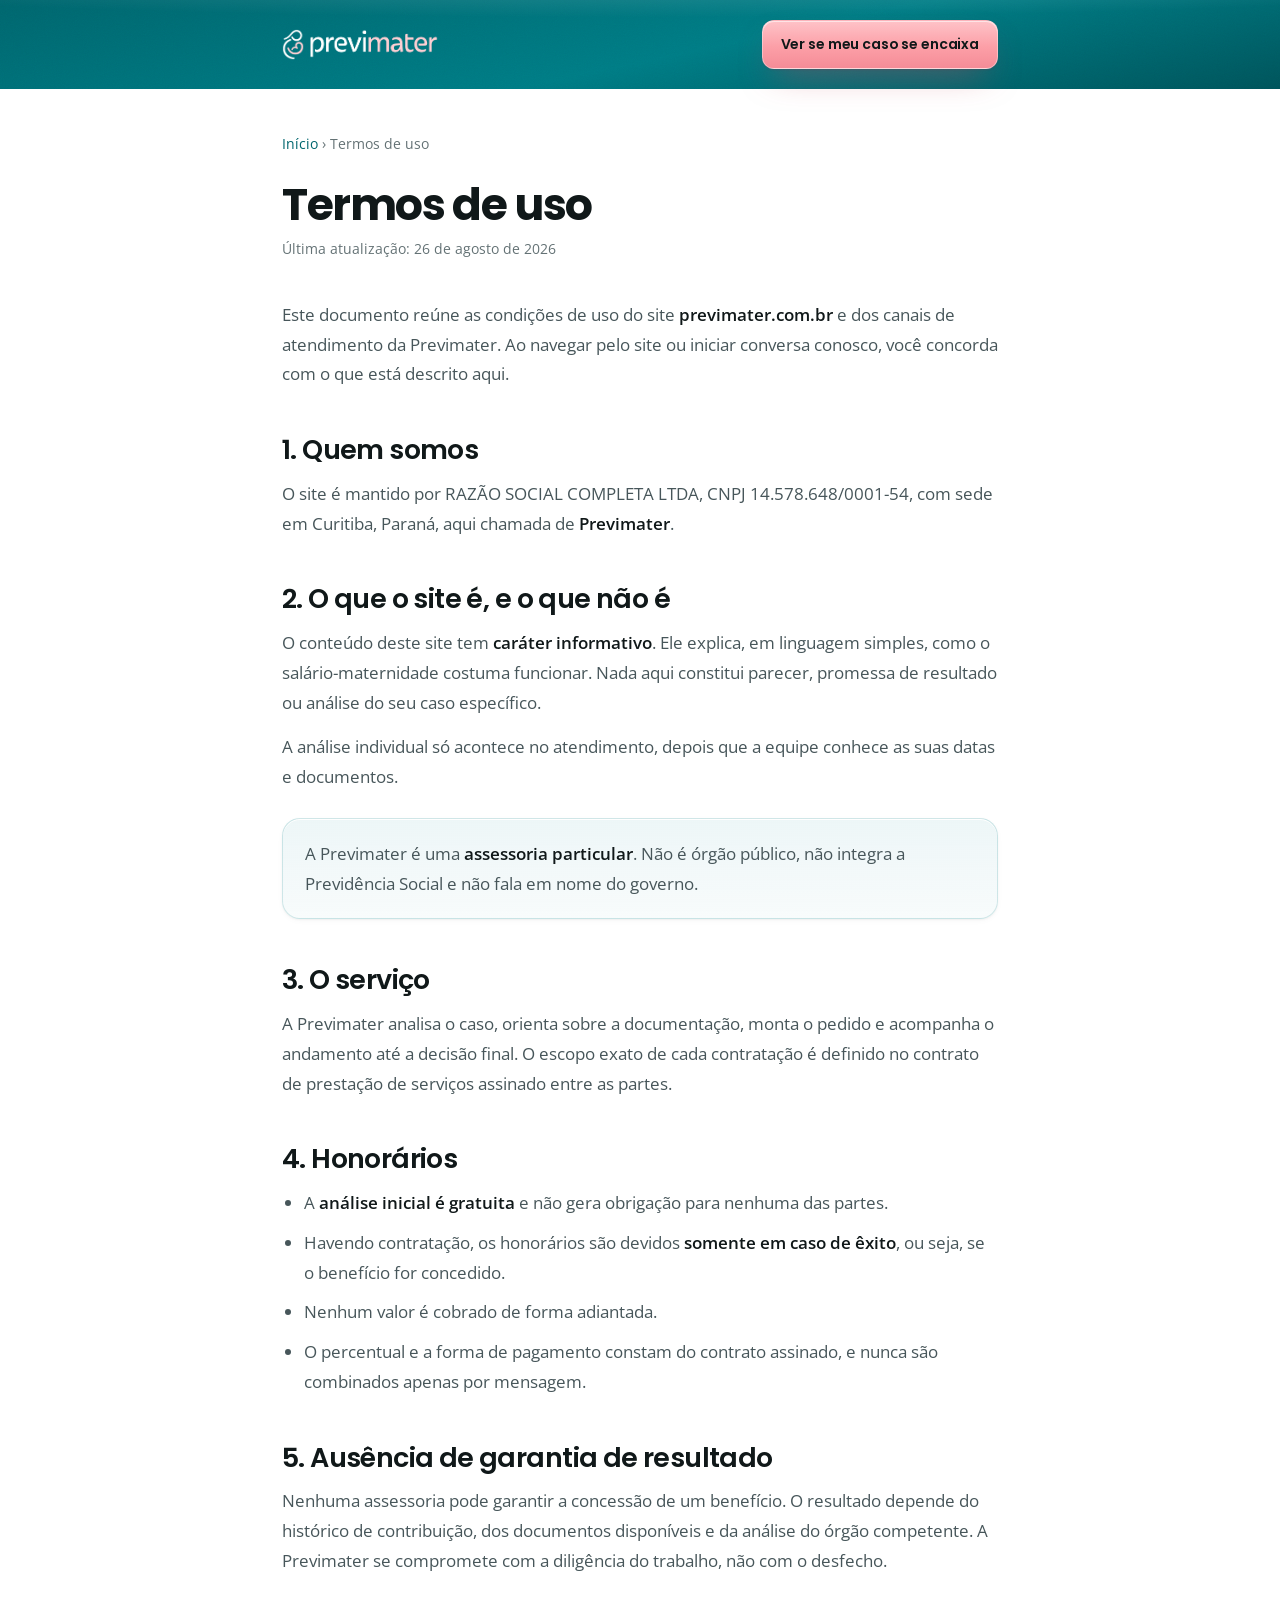
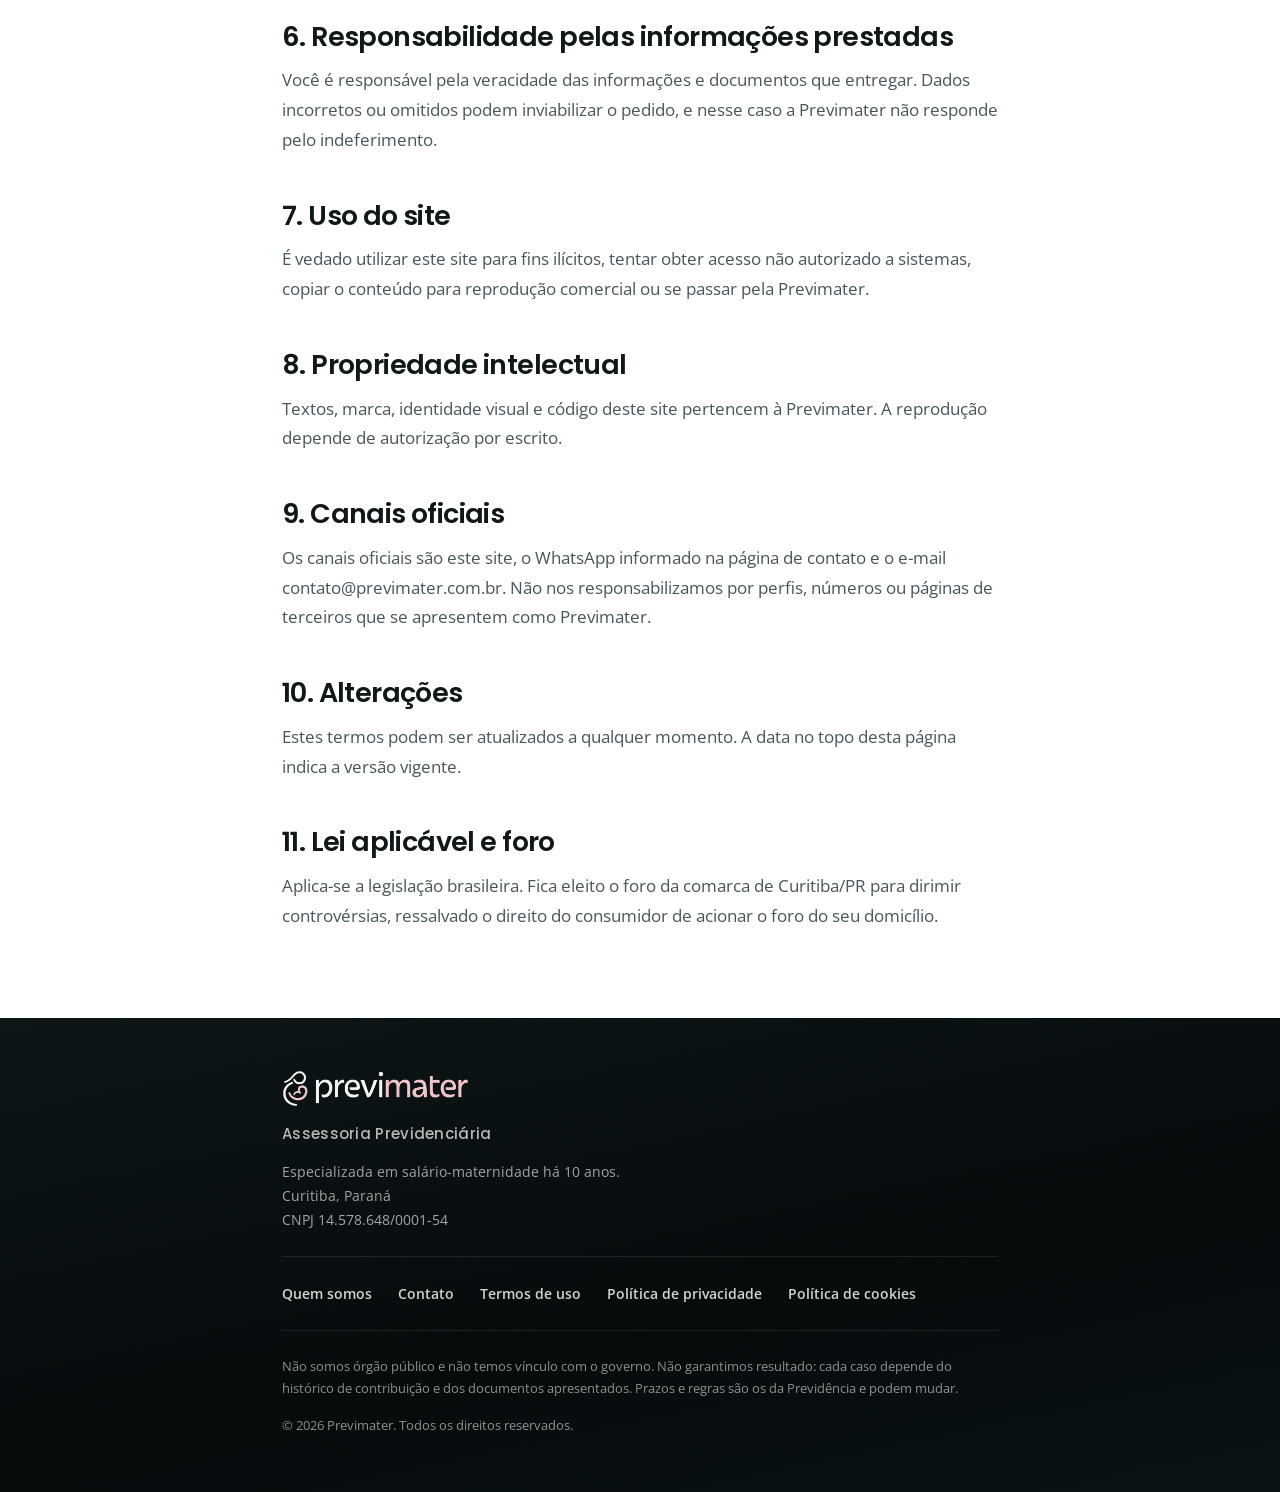
<file: termos.html>
<!doctype html>
<html lang="pt-BR">
<head>
<meta charset="utf-8">
<meta name="viewport" content="width=device-width, initial-scale=1">
<title>Termos de uso | Previmater</title>
<meta name="description" content="Condições de uso do site e dos serviços da Previmater: escopo, honorários apenas em caso de êxito e ausência de garantia de resultado.">
<meta name="robots" content="index, follow">
<meta name="theme-color" content="#007C85">
<link rel="canonical" href="https://previmater.com.br/termos">
<meta property="og:type" content="website">
<meta property="og:locale" content="pt_BR">
<meta property="og:site_name" content="Previmater">
<meta property="og:url" content="https://previmater.com.br/termos">
<meta property="og:title" content="Termos de uso | Previmater">
<meta property="og:description" content="Condições de uso do site e dos serviços da Previmater: escopo, honorários apenas em caso de êxito e ausência de garantia de resultado.">
<link rel="preconnect" href="https://fonts.googleapis.com">
<link rel="preconnect" href="https://fonts.gstatic.com" crossorigin>
<link href="https://fonts.googleapis.com/css2?family=Poppins:wght@600;700;800&family=Open+Sans:wght@400;600;700&display=swap" rel="stylesheet">
<link rel="stylesheet" href="/estilo.css">
<link rel="icon" href="/favicon-32.png" sizes="32x32" type="image/png">
<link rel="icon" href="/favicon.png" sizes="512x512" type="image/png">
<link rel="apple-touch-icon" href="/apple-touch-icon.png">
<script type="application/ld+json">
{"@context":"https://schema.org","@type":"WebPage",
 "name":"Termos de uso","url":"https://previmater.com.br/termos","inLanguage":"pt-BR",
 "isPartOf":{"@type":"WebSite","url":"https://previmater.com.br/","name":"Previmater"},
 "publisher":{"@id":"https://previmater.com.br/#organizacao"},
 "breadcrumb":{"@type":"BreadcrumbList","itemListElement":[
   {"@type":"ListItem","position":1,"name":"Início","item":"https://previmater.com.br/"},
   {"@type":"ListItem","position":2,"name":"Termos de uso","item":"https://previmater.com.br/termos"}]}}
</script>
<meta property="og:image" content="https://previmater.com.br/imagens/og.jpg">
<meta name="twitter:card" content="summary_large_image">
<meta name="twitter:image" content="https://previmater.com.br/imagens/og.jpg">
<!-- Google Tag Manager -->
<script>(function(w,d,s,l,i){w[l]=w[l]||[];w[l].push({'gtm.start':
new Date().getTime(),event:'gtm.js'});var f=d.getElementsByTagName(s)[0],
j=d.createElement(s),dl=l!='dataLayer'?'&l='+l:'';j.async=true;j.src=
'https://www.googletagmanager.com/gtm.js?id='+i+dl;f.parentNode.insertBefore(j,f);
})(window,document,'script','dataLayer','GTM-W27ZXLDJ');</script>
<!-- End Google Tag Manager -->
</head>
<!-- Google Tag Manager (noscript) -->
<noscript><iframe src="https://www.googletagmanager.com/ns.html?id=GTM-W27ZXLDJ"
height="0" width="0" style="display:none;visibility:hidden"></iframe></noscript>
<!-- End Google Tag Manager (noscript) -->
<body>

<header class="topo">
  <div class="wrap">
    <a class="marca" href="/"><img src="/imagens/logo-branco.png" alt="Previmater" width="151" height="30"></a>
    <a class="voltar" href="/">Ver se meu caso se encaixa</a>
  </div>
</header>

<main>
  <div class="wrap">
    <p class="trilha"><a href="/">Início</a> › Termos de uso</p>
    <h1>Termos de uso</h1>
    <p class="data">Última atualização: 26 de agosto de 2026</p>

    <p>Este documento reúne as condições de uso do site <strong>previmater.com.br</strong> e dos canais de atendimento da Previmater. Ao navegar pelo site ou iniciar conversa conosco, você concorda com o que está descrito aqui.</p>

    <h2>1. Quem somos</h2>
    <p>O site é mantido por RAZÃO SOCIAL COMPLETA LTDA, CNPJ 14.578.648/0001-54, com sede em Curitiba, Paraná, aqui chamada de <strong>Previmater</strong>.</p>

    <h2>2. O que o site é, e o que não é</h2>
    <p>O conteúdo deste site tem <strong>caráter informativo</strong>. Ele explica, em linguagem simples, como o salário-maternidade costuma funcionar. Nada aqui constitui parecer, promessa de resultado ou análise do seu caso específico.</p>
    <p>A análise individual só acontece no atendimento, depois que a equipe conhece as suas datas e documentos.</p>
    <div class="destaque">
      <p>A Previmater é uma <strong>assessoria particular</strong>. Não é órgão público, não integra a Previdência Social e não fala em nome do governo.</p>
    </div>

    <h2>3. O serviço</h2>
    <p>A Previmater analisa o caso, orienta sobre a documentação, monta o pedido e acompanha o andamento até a decisão final. O escopo exato de cada contratação é definido no contrato de prestação de serviços assinado entre as partes.</p>

    <h2>4. Honorários</h2>
    <ul>
      <li>A <strong>análise inicial é gratuita</strong> e não gera obrigação para nenhuma das partes.</li>
      <li>Havendo contratação, os honorários são devidos <strong>somente em caso de êxito</strong>, ou seja, se o benefício for concedido.</li>
      <li>Nenhum valor é cobrado de forma adiantada.</li>
      <li>O percentual e a forma de pagamento constam do contrato assinado, e nunca são combinados apenas por mensagem.</li>
    </ul>

    <h2>5. Ausência de garantia de resultado</h2>
    <p>Nenhuma assessoria pode garantir a concessão de um benefício. O resultado depende do histórico de contribuição, dos documentos disponíveis e da análise do órgão competente. A Previmater se compromete com a diligência do trabalho, não com o desfecho.</p>

    <h2>6. Responsabilidade pelas informações prestadas</h2>
    <p>Você é responsável pela veracidade das informações e documentos que entregar. Dados incorretos ou omitidos podem inviabilizar o pedido, e nesse caso a Previmater não responde pelo indeferimento.</p>

    <h2>7. Uso do site</h2>
    <p>É vedado utilizar este site para fins ilícitos, tentar obter acesso não autorizado a sistemas, copiar o conteúdo para reprodução comercial ou se passar pela Previmater.</p>

    <h2>8. Propriedade intelectual</h2>
    <p>Textos, marca, identidade visual e código deste site pertencem à Previmater. A reprodução depende de autorização por escrito.</p>

    <h2>9. Canais oficiais</h2>
    <p>Os canais oficiais são este site, o WhatsApp informado na página de contato e o e-mail contato@previmater.com.br. Não nos responsabilizamos por perfis, números ou páginas de terceiros que se apresentem como Previmater.</p>

    <h2>10. Alterações</h2>
    <p>Estes termos podem ser atualizados a qualquer momento. A data no topo desta página indica a versão vigente.</p>

    <h2>11. Lei aplicável e foro</h2>
    <p>Aplica-se a legislação brasileira. Fica eleito o foro da comarca de Curitiba/PR para dirimir controvérsias, ressalvado o direito do consumidor de acionar o foro do seu domicílio.</p>

  </div>
</main>

<footer>
  <div class="wrap">
    <img class="rod-logo" src="/imagens/logo-branco.png" alt="Previmater" width="186" height="37" loading="lazy" decoding="async">
    <p class="rod-marca">Assessoria Previdenciária</p>
    <p>Especializada em salário-maternidade há 10 anos.<br>
       Curitiba, Paraná<br>
       CNPJ 14.578.648/0001-54</p>
    <nav class="rod-links" aria-label="Páginas institucionais">
      <a href="/sobre">Quem somos</a>
      <a href="/contato">Contato</a>
      <a href="/termos">Termos de uso</a>
      <a href="/privacidade">Política de privacidade</a>
      <a href="/cookies">Política de cookies</a>
    </nav>
    <p class="rod-aviso">Não somos órgão público e não temos vínculo com o governo. Não garantimos resultado: cada caso depende do histórico de contribuição e dos documentos apresentados. Prazos e regras são os da Previdência e podem mudar.</p>
    <p class="rod-copy">© 2026 Previmater. Todos os direitos reservados.</p>
  </div>
</footer>
</body>
</html>
</file>
<file: estilo.css>
/* Sistema visual das páginas institucionais.
   A index.html carrega o próprio CSS embutido, porque ela é o destino do anúncio
   e não pode depender de uma segunda requisição para pintar a primeira tela. */

:root{
  --teal:#007C85;
  --teal-900:#003F45;
  --teal-800:#00545B;
  --teal-700:#00666E;
  --teal-500:#009AA6;
  --teal-050:#EDF6F7;
  --rosa:#FC9FA7;
  --rosa-200:#FED4D8;
  --rosa-300:#FEC3C8;
  --rosa-500:#F58C97;
  --rosa-900:#7A1D2E;

  --tinta:#101819;
  --tinta-70:#47565A;
  --tinta-45:#647275;
  --papel:#FFFFFF;
  --papel-2:#F6F9F9;
  --linha:rgba(16,24,25,.08);

  --elev-1:0 1px 2px rgba(16,24,25,.04), 0 2px 10px -4px rgba(16,24,25,.08);
  --elev-2:0 1px 3px rgba(16,24,25,.05), 0 14px 34px -14px rgba(16,24,25,.16);
  --elev-rosa:0 1px 2px rgba(142,36,55,.16), 0 16px 34px -14px rgba(196,72,90,.58);
  --luz-topo:inset 0 1px 0 rgba(255,255,255,.55);
  --luz-topo-suave:inset 0 1px 0 rgba(255,255,255,.28);

  --grao:url("data:image/svg+xml,%3Csvg xmlns='http://www.w3.org/2000/svg' width='160' height='160'%3E%3Cfilter id='g'%3E%3CfeTurbulence type='fractalNoise' baseFrequency='.9' numOctaves='4' stitchTiles='stitch'/%3E%3C/filter%3E%3Crect width='160' height='160' filter='url(%23g)'/%3E%3C/svg%3E");

  --tit:"Poppins",system-ui,-apple-system,"Segoe UI",Roboto,Arial,sans-serif;
  --corpo:"Open Sans",system-ui,-apple-system,"Segoe UI",Roboto,Arial,sans-serif;
  --dur:300ms;
  --padrao:cubic-bezier(.32,.08,.24,1);
}

*{box-sizing:border-box}
html{-webkit-text-size-adjust:100%;scroll-behavior:smooth}
@media (prefers-reduced-motion:reduce){html{scroll-behavior:auto}*{transition-duration:.01ms!important}}

body{
  margin:0;background:var(--papel);color:var(--tinta);
  font-family:var(--corpo);font-size:17px;line-height:1.75;
  -webkit-font-smoothing:antialiased;text-rendering:optimizeLegibility;
}

:focus-visible{outline:2.5px solid var(--teal-500);outline-offset:3px;border-radius:6px}
.topo :focus-visible,footer :focus-visible{outline-color:#FFFFFF}

.wrap{max-width:760px;margin:0 auto;padding:0 22px}

/* ---------- TOPO ---------- */
.topo{position:relative;isolation:isolate;padding:20px 0;
  background:linear-gradient(168deg,var(--teal-700) 0%,var(--teal) 55%,var(--teal-800) 100%)}
.topo::before{content:"";position:absolute;inset:0;z-index:0;pointer-events:none;
  background-image:var(--grao);background-size:160px 160px;opacity:.055;mix-blend-mode:overlay}
.topo::after{content:"";position:absolute;inset:0;z-index:0;pointer-events:none;
  background:radial-gradient(120% 80% at 50% -30%,rgba(255,255,255,.18),transparent 62%)}
.topo .wrap{position:relative;z-index:1;display:flex;align-items:center;justify-content:space-between;gap:18px}
.topo a.marca{display:block;line-height:0}
.topo a.marca img{height:31px;width:auto;display:block}
.topo a.voltar{
  color:var(--tinta);text-decoration:none;white-space:nowrap;
  background:linear-gradient(180deg,var(--rosa-300),var(--rosa) 55%,var(--rosa-500));
  font-family:var(--tit);font-size:14px;font-weight:600;letter-spacing:-.01em;
  padding:11px 18px;border-radius:12px;border:1px solid rgba(255,255,255,.34);
  box-shadow:var(--elev-rosa),var(--luz-topo);
  transition:transform 150ms var(--padrao),box-shadow var(--dur) var(--padrao)}
@media (hover:hover){ .topo a.voltar:hover{transform:translateY(-1.5px)} }
.topo a.voltar:active{transform:translateY(1px)}

/* ---------- MIOLO ---------- */
main{padding:44px 0 72px}

.trilha{font-size:13.5px;color:var(--tinta-45);margin:0 0 24px}
.trilha a{color:var(--teal-700);text-decoration:none}
.trilha a:hover{text-decoration:underline}

h1{font-family:var(--tit);font-size:clamp(30px,6.8vw,44px);font-weight:700;
   line-height:1.12;letter-spacing:-.032em;margin:0 0 8px;text-wrap:balance}
.data{font-size:14px;color:var(--tinta-45);margin:0 0 38px}

h2{font-family:var(--tit);font-size:clamp(21px,4.6vw,27px);font-weight:600;
   line-height:1.25;letter-spacing:-.022em;margin:44px 0 12px;text-wrap:balance}
h3{font-family:var(--tit);font-size:18.5px;font-weight:600;letter-spacing:-.014em;margin:28px 0 8px}

p,li{margin:0 0 15px;color:var(--tinta-70)}
main strong{color:var(--tinta);font-weight:600}
main ul,main ol{padding-left:22px;margin:0 0 20px}
main li{margin-bottom:10px}
a{color:var(--teal-700)}

.destaque{
  background:linear-gradient(180deg,var(--teal-050),rgba(237,246,247,.4));
  border:1px solid rgba(0,124,133,.16);border-radius:18px;
  padding:20px 22px;margin:26px 0;box-shadow:var(--elev-1),inset 0 1px 0 #fff}
.destaque p:last-child{margin-bottom:0}

.ficha{border:1px solid var(--linha);border-radius:20px;padding:6px 22px;margin:26px 0;
  background:var(--papel);box-shadow:var(--elev-1)}
.ficha dl{margin:0}
.ficha dl > div{display:grid;grid-template-columns:1fr;gap:3px;padding:17px 0;border-top:1px solid var(--linha)}
.ficha dl > div:first-child{border-top:0}
.ficha dt{font-family:var(--tit);font-size:12px;font-weight:700;letter-spacing:.1em;
  text-transform:uppercase;color:var(--teal-700)}
.ficha dd{margin:0;color:var(--tinta)}
@media (min-width:640px){
  .ficha dl > div{grid-template-columns:190px 1fr;gap:20px;align-items:baseline}
}

.numeros{display:grid;grid-template-columns:1fr 1fr;gap:14px;margin:30px 0}
@media (min-width:660px){.numeros{grid-template-columns:repeat(4,1fr)}}
.num{position:relative;isolation:isolate;border-radius:18px;padding:22px 12px;text-align:center;
  background:linear-gradient(168deg,var(--teal-700),var(--teal) 60%,var(--teal-800));
  box-shadow:var(--elev-2),var(--luz-topo-suave);overflow:hidden}
.num::before{content:"";position:absolute;inset:0;z-index:0;pointer-events:none;
  background-image:var(--grao);background-size:160px 160px;opacity:.06;mix-blend-mode:overlay}
.num b,.num span{position:relative;z-index:1}
.num b{display:block;font-family:var(--tit);font-size:26px;font-weight:700;letter-spacing:-.03em;
  color:#FFF5F6;line-height:1.1}
.num span{display:block;margin-top:7px;font-size:13.5px;line-height:1.4;color:rgba(255,255,255,.94)}

.btn{
  display:inline-flex;align-items:center;justify-content:center;gap:10px;
  padding:17px 28px;color:var(--tinta);border:1px solid #E4707E;
  background:linear-gradient(180deg,var(--rosa-300),var(--rosa) 52%,var(--rosa-500));
  font-family:var(--tit);font-size:17px;font-weight:600;letter-spacing:-.012em;
  text-decoration:none;border-radius:15px;
  box-shadow:var(--elev-rosa),var(--luz-topo);
  transition:transform 150ms var(--padrao),box-shadow var(--dur) var(--padrao)}
@media (hover:hover){ .btn:hover{transform:translateY(-1.5px)} }
.btn:active{transform:translateY(1px)}

/* ---------- RODAPÉ ---------- */
footer{position:relative;isolation:isolate;color:rgba(255,255,255,.62);
  padding:52px 0 56px;font-size:14px;line-height:1.7;
  background:linear-gradient(168deg,#0D1516 0%,#050A0B 60%,#0A1213 100%)}
footer::before{content:"";position:absolute;inset:0;z-index:0;pointer-events:none;
  background-image:var(--grao);background-size:160px 160px;opacity:.05;mix-blend-mode:overlay}
footer > .wrap{position:relative;z-index:1}
footer p{margin:0 0 14px;color:rgba(255,255,255,.62)}
footer strong{color:#fff}
.rod-logo{height:37px;width:auto;display:block;margin:0 0 14px;opacity:.95}
.rod-marca{font-family:var(--tit);font-size:15px;font-weight:500;letter-spacing:.02em;
  margin:0 0 14px;color:rgba(255,255,255,.7)}
.rod-links{display:flex;flex-wrap:wrap;gap:8px 26px;margin:24px 0;padding:20px 0;
  border-top:1px solid rgba(255,255,255,.09);border-bottom:1px solid rgba(255,255,255,.09)}
.rod-links a{color:rgba(255,255,255,.82);text-decoration:none;padding:5px 0;font-weight:600;
  transition:color 150ms var(--padrao)}
.rod-links a:hover{color:var(--rosa-200)}
.rod-aviso,.rod-copy{font-size:13px;color:rgba(255,255,255,.54)}
.rod-copy{margin:0}
</file>
